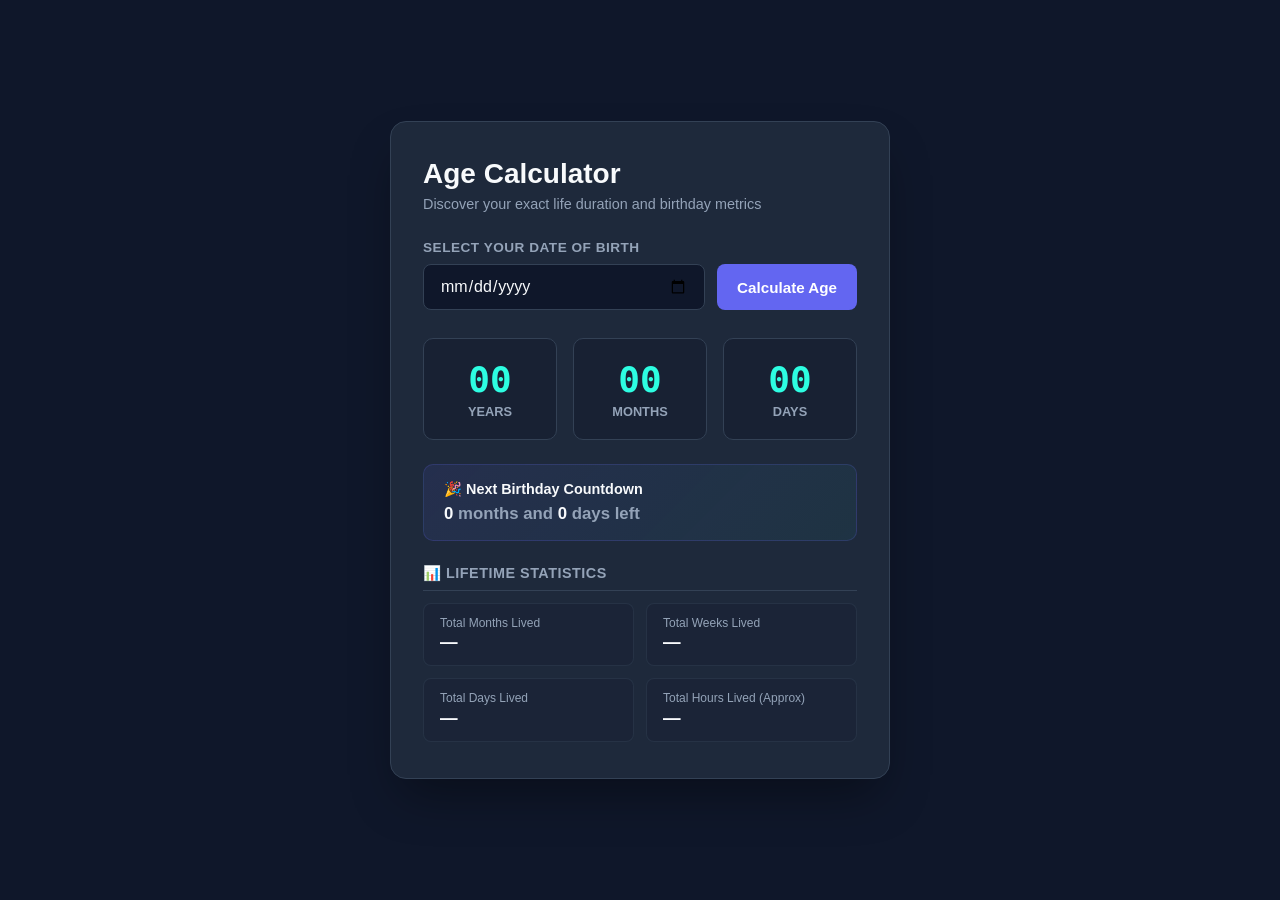
<file: Projects/Age Calculator/index.html>
<!DOCTYPE html>
<html lang="en">
<head>
    <meta charset="UTF-8">
    <meta name="viewport" content="width=device-width, initial-scale=1.0">
    <title>Precision Age Calculator</title>
    <link rel="stylesheet" href="style.css">
</head>
<body>
    <div class="calculator-card">
        <header class="card-header">
            <h2>Age Calculator</h2>
            <p>Discover your exact life duration and birthday metrics</p>
        </header>

        <div class="input-block">
            <label for="birth-date">Select Your Date of Birth</label>
            <div class="input-row">
                <input type="date" id="birth-date" max="">
                <button id="calculate-btn">Calculate Age</button>
            </div>
            <p id="error-message" class="error-msg" hidden>Please select a valid date in the past.</p>
        </div>

        <div class="results-dashboard" id="results-panel" hidden>
            <div class="primary-metrics">
                <div class="metric-box">
                    <span id="res-years" class="metric-value">00</span>
                    <span class="metric-label">Years</span>
                </div>
                <div class="metric-box">
                    <span id="res-months" class="metric-value">00</span>
                    <span class="metric-label">Months</span>
                </div>
                <div class="metric-box">
                    <span id="res-days" class="metric-value">00</span>
                    <span class="metric-label">Days</span>
                </div>
            </div>

            <div class="birthday-countdown-banner">
                <h3>🎉 Next Birthday Countdown</h3>
                <div class="countdown-digits">
                    <span id="next-months">0</span> months and <span id="next-days">0</span> days left
                </div>
            </div>

            <div class="lifetime-stats">
                <h3>📊 Lifetime Statistics</h3>
                <div class="stats-grid">
                    <div class="stat-item">
                        <span class="stat-label">Total Months Lived</span>
                        <span id="stat-months" class="stat-value">—</span>
                    </div>
                    <div class="stat-item">
                        <span class="stat-label">Total Weeks Lived</span>
                        <span id="stat-weeks" class="stat-value">—</span>
                    </div>
                    <div class="stat-item">
                        <span class="stat-label">Total Days Lived</span>
                        <span id="stat-days" class="stat-value">—</span>
                    </div>
                    <div class="stat-item">
                        <span class="stat-label">Total Hours Lived (Approx)</span>
                        <span id="stat-hours" class="stat-value">—</span>
                    </div>
                </div>
            </div>
        </div>
    </div>

    <script src="script.js"></script>
</body>
</html>
</file>
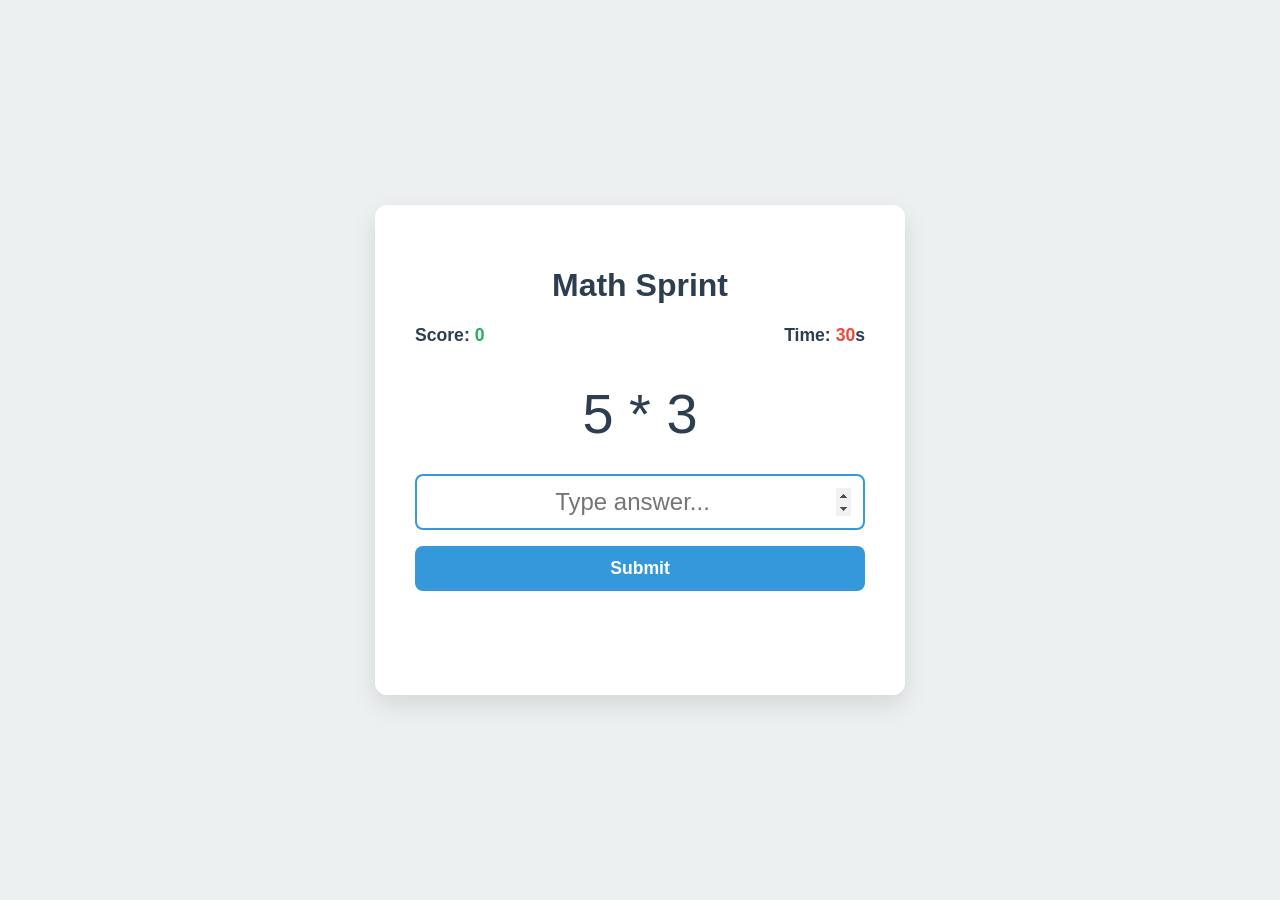
<file: Projects/Calculate Me/index.html>
<!DOCTYPE html>
<html lang="en">
<head>
    <meta charset="UTF-8">
    <meta name="viewport" content="width=device-width, initial-scale=1.0">
    <title>Math Sprint Game</title>
    <link rel="stylesheet" href="style.css">
</head>
<body>
    <div class="game-card">
        <h1>Math Sprint</h1>
        <div class="stats-container">
            <div>Score: <span id="score">0</span></div>
            <div>Time: <span id="timer">30</span>s</div>
        </div>
        
        <div id="game-area">
            <div class="question-box" id="question">? + ?</div>
            <input type="number" id="answer-input" placeholder="Type answer..." autofocus>
            <button class="btn btn-submit" id="submit-btn">Submit</button>
        </div>

        <div id="feedback"></div>
        <button class="btn btn-restart" id="restart-btn">Play Again</button>
    </div>
<script src="script.js"></script>
</body>
</html>
</file>
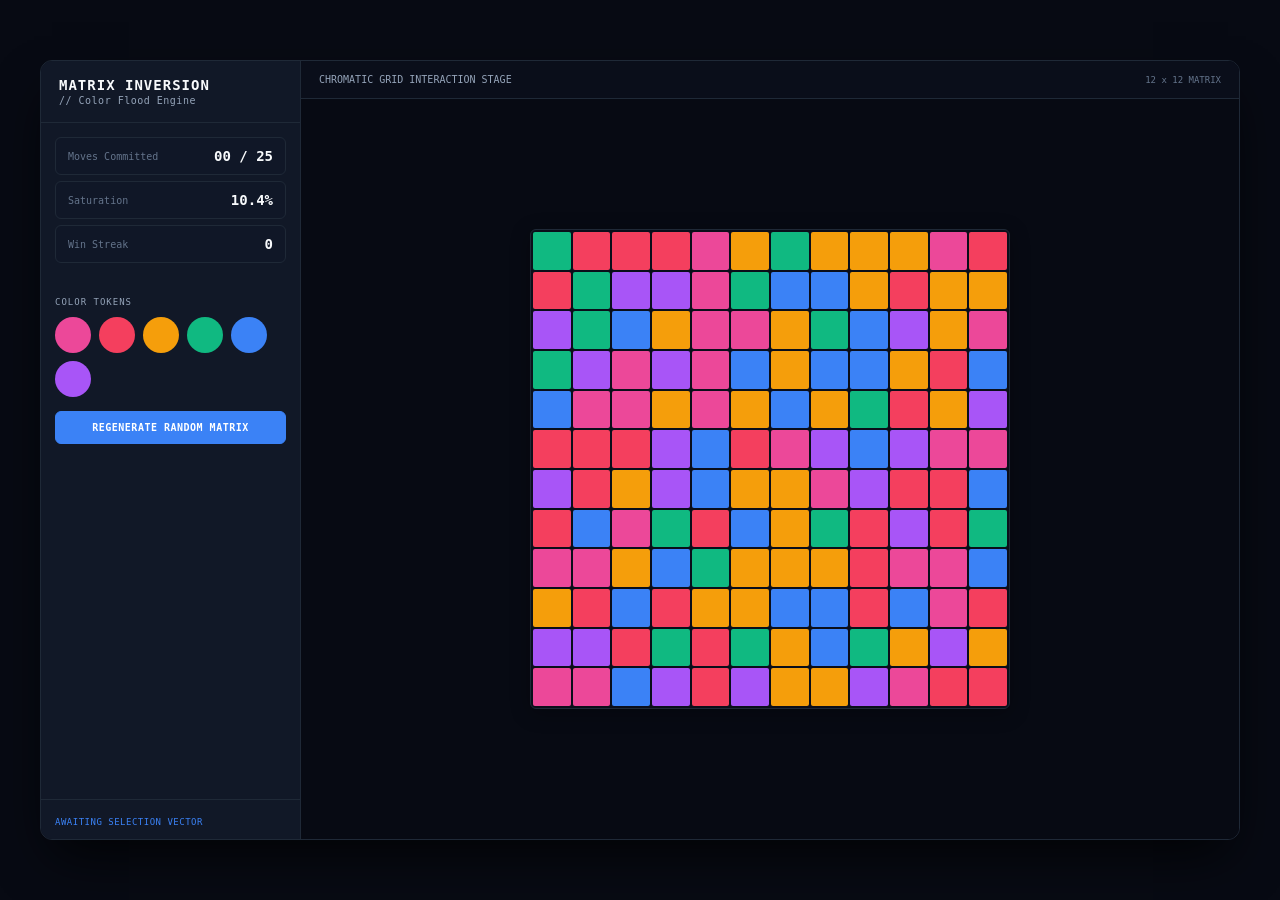
<file: Projects/Color Flood Puzzle/index.html>
<!DOCTYPE html>
<html lang="en">
<head>
<meta charset="UTF-8">
<meta name="viewport" content="width=device-width, initial-scale=1.0">
<title>Color Flood Puzzle</title>
<link rel="stylesheet" href="style.css">
</head>
<body>
<div id="app">
  <aside class="panel left-panel">
    <div class="panel-header">
      <div class="brand">MATRIX INVERSION</div>
      <div class="brand-sub">// Color Flood Engine</div>
    </div>

    <div class="telemetry-deck">
      <div class="telem-card">
        <span class="telem-label">Moves Committed</span>
        <span id="telem-moves" class="telem-value">00 / 25</span>
      </div>
      <div class="telem-card">
        <span class="telem-label">Saturation</span>
        <span id="telem-saturation" class="telem-value">0.7%</span>
      </div>
      <div class="telem-card">
        <span class="telem-label">Win Streak</span>
        <span id="telem-streak" class="telem-value">0</span>
      </div>
    </div>

    <div class="color-picker-section">
      <div class="section-title">COLOR TOKENS</div>
      <div class="color-token-strip" id="color-tokens"></div>
    </div>

    <div class="action-buttons">
      <button id="btn-reset" class="action-btn primary">REGENERATE RANDOM MATRIX</button>
    </div>

    <div class="diagnostics-bar">
      <span id="diag-status" class="diag-status">AWAITING SELECTION VECTOR</span>
    </div>
  </aside>

  <main class="viewport">
    <header class="viewport-header">
      <span class="sim-source">CHROMATIC GRID INTERACTION STAGE</span>
      <span class="grid-size">12 x 12 MATRIX</span>
    </header>
    <div class="grid-stage" id="grid-stage">
      <div class="grid-container" id="grid-matrix"></div>
    </div>
  </main>
</div>
<script src="script.js"></script>
</body>
</html>
</file>
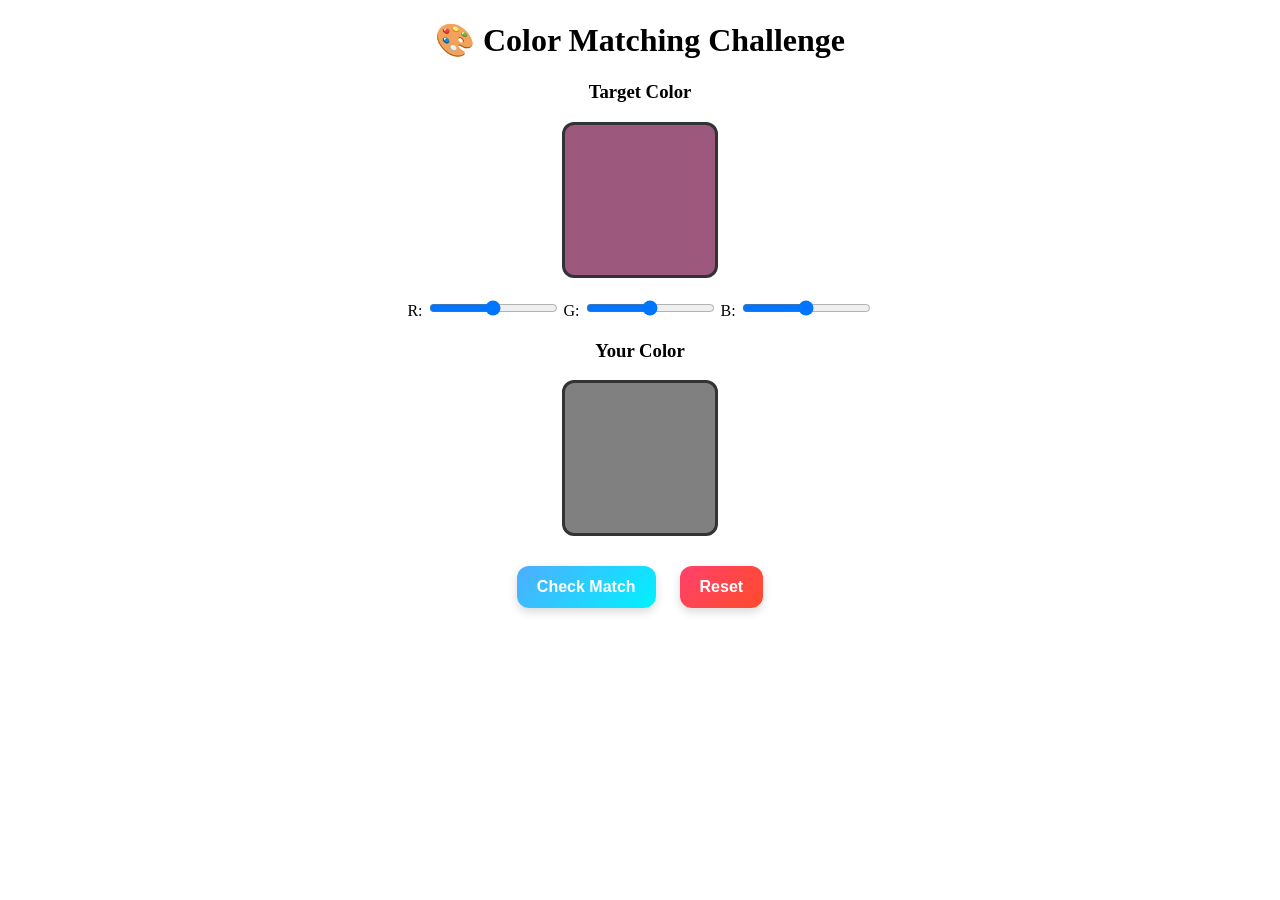
<file: Projects/Color Matching Challenge/index.html>
<!DOCTYPE html>
<html>
<head>
  <title>Color Matching Challenge</title>
  <link rel="stylesheet" href="style.css">
</head>

<body>
  <div class="container">
    
    <h1>🎨 Color Matching Challenge</h1>

    <div class="target-box">
      <h3>Target Color</h3>
      <div id="targetColor"></div>
    </div>

    <div class="controls">
      <label>R: <input type="range" id="r" min="0" max="255"></label>
      <label>G: <input type="range" id="g" min="0" max="255"></label>
      <label>B: <input type="range" id="b" min="0" max="255"></label>
    </div>

    <div class="user-box">
      <h3>Your Color</h3>
      <div id="userColor"></div>
    </div>

    <button class="check-btn" onclick="checkColor()">Check Match</button>
    <button class="reset-btn" onclick="resetGame()">Reset</button>

    <h2 id="score"></h2>

  </div>

  <script src="script.js"></script>
</body>
</html>
</file>
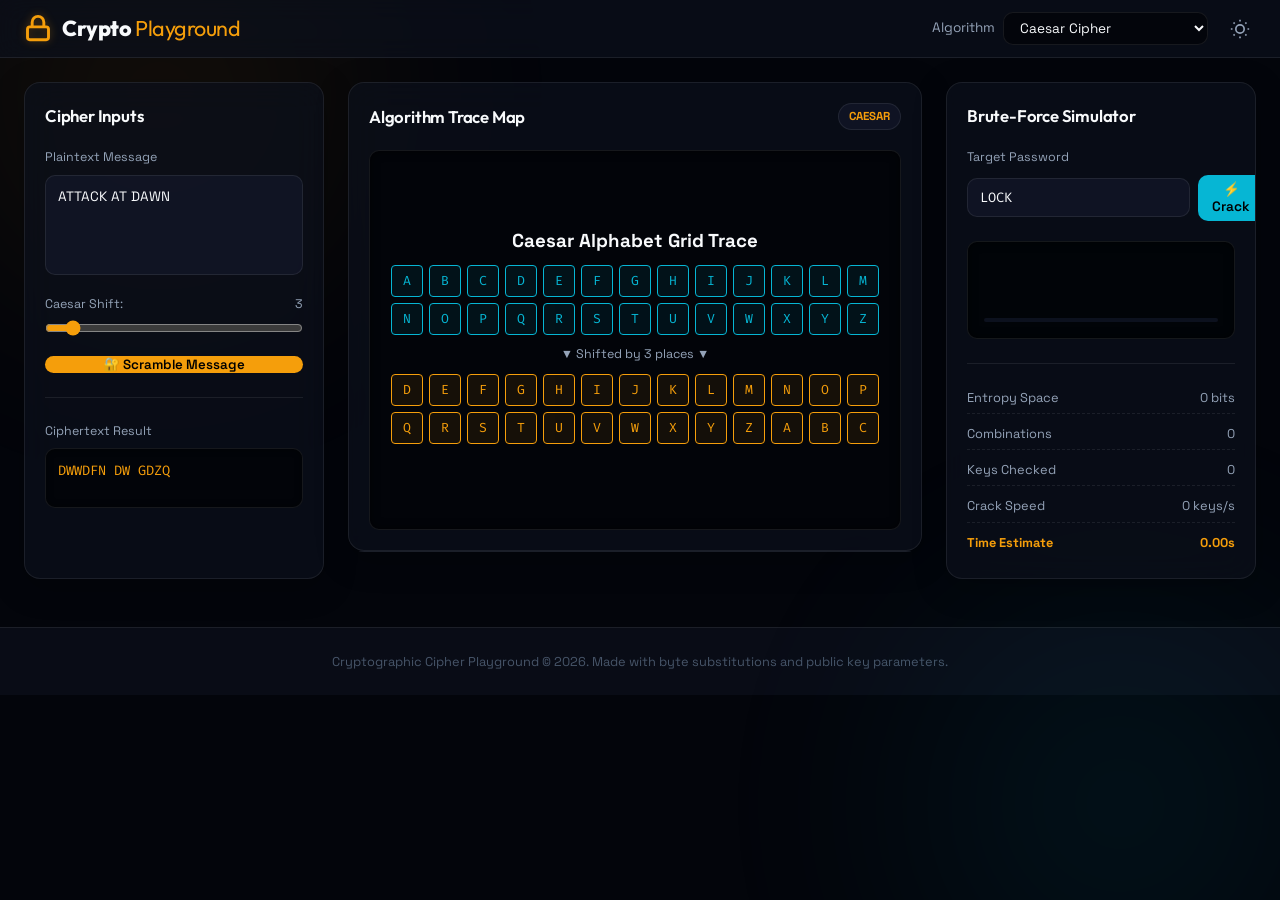
<file: Projects/CryptographicPlayground/index.html>
<!DOCTYPE html>
<html lang="en" data-theme="dark">
<head>
  <meta charset="UTF-8">
  <meta name="viewport" content="width=device-width, initial-scale=1.0">
  <title>Cryptographic Cipher Playground & Brute-Force Visualizer</title>
  <meta name="description" content="Explore cryptographic algorithms like Caesar, Vigenère, Diffie-Hellman, and Simple AES alongside real-time password brute-force cracking simulations.">
  
  <!-- Google Fonts -->
  <link rel="preconnect" href="https://fonts.googleapis.com">
  <link rel="preconnect" href="https://fonts.gstatic.com" crossorigin>
  <link href="https://fonts.googleapis.com/css2?family=Fira+Code:wght@400;500;600&family=Outfit:wght@300;400;500;600;700;800&family=Space+Grotesk:wght@400;500;600;700&display=swap" rel="stylesheet">
  
  <link rel="stylesheet" href="style.css">
</head>
<body>
  <!-- Ambient background glow spheres -->
  <div class="ambient-glow bg-amber"></div>
  <div class="ambient-glow bg-cyan"></div>

  <!-- Header -->
  <header class="app-header">
    <div class="header-container">
      <div class="logo">
        <svg class="logo-icon" viewBox="0 0 24 24" width="28" height="28" fill="none" stroke="currentColor" stroke-width="2.5">
          <rect x="3" y="11" width="18" height="11" rx="2" ry="2"/>
          <path d="M7 11V7a5 5 0 0 1 10 0v4"/>
        </svg>
        <h1>Crypto<span>Playground</span></h1>
      </div>

      <div class="header-actions">
        <!-- Preset Algorithm Loaders -->
        <div class="preset-wrapper">
          <label for="select-algo">Algorithm</label>
          <select id="select-algo" class="select-input-sm">
            <option value="caesar" selected>Caesar Cipher</option>
            <option value="vigenere">Vigenère Cipher</option>
            <option value="diffie">Diffie-Hellman Exchange</option>
            <option value="aes">Simple AES Matrix</option>
          </select>
        </div>

        <!-- Theme Toggle -->
        <button class="theme-toggle-btn" id="theme-toggle" aria-label="Toggle theme">
          <svg class="sun-icon" viewBox="0 0 24 24" width="20" height="20" fill="none" stroke="currentColor" stroke-width="2">
            <circle cx="12" cy="12" r="5"/><path d="M12 1v2M12 21v2M4.22 4.22l1.42 1.42M18.36 18.36l1.42 1.42M1 12h2M21 12h2M4.22 19.78l1.42-1.42M18.36 5.64l1.42-1.42"/>
          </svg>
          <svg class="moon-icon hidden" viewBox="0 0 24 24" width="20" height="20" fill="none" stroke="currentColor" stroke-width="2">
            <path d="M21 12.79A9 9 0 1 1 11.21 3 7 7 0 0 0 21 12.79z"/>
          </svg>
        </button>
      </div>
    </div>
  </header>

  <!-- Workspace Grid Layout -->
  <main class="main-container">
    <div class="workspace-layout">

      <!-- Left Column: Encryption Inputs -->
      <section class="card input-card">
        <div class="card-inner">
          <h2>Cipher Inputs</h2>
          
          <div class="input-group">
            <label for="input-plaintext">Plaintext Message</label>
            <textarea id="input-plaintext" placeholder="Type secret text here...">ATTACK AT DAWN</textarea>
          </div>

          <!-- Caesar offset configs -->
          <div class="algo-config" id="config-caesar">
            <div class="slider-wrapper">
              <label for="slider-shift">Caesar Shift: <span id="val-shift">3</span></label>
              <input type="range" id="slider-shift" min="1" max="25" value="3">
            </div>
          </div>

          <!-- Vigenere offset configs -->
          <div class="algo-config hidden" id="config-vigenere">
            <div class="input-group">
              <label for="input-key-vigenere">Key Phrase</label>
              <input type="text" id="input-key-vigenere" class="text-input" value="LEMON" maxlength="15">
            </div>
          </div>

          <!-- Diffie-Hellman private numbers -->
          <div class="algo-config hidden" id="config-diffie">
            <div class="input-group">
              <label for="input-dh-alice">Alice Private Key ($a$)</label>
              <input type="number" id="input-dh-alice" class="text-input" value="6" min="1">
            </div>
            <div class="input-group">
              <label for="input-dh-bob">Bob Private Key ($b$)</label>
              <input type="number" id="input-dh-bob" class="text-input" value="15" min="1">
            </div>
          </div>

          <!-- AES key configuration -->
          <div class="algo-config hidden" id="config-aes">
            <div class="input-group">
              <label for="input-key-aes">16-Byte Hex Key</label>
              <input type="text" id="input-key-aes" class="text-input" value="2b7e151628aed2a6" maxlength="16">
            </div>
          </div>

          <button class="btn btn-primary w-full" id="btn-encrypt">🔐 Scramble Message</button>

          <hr class="divider">

          <div class="input-group">
            <label for="output-ciphertext">Ciphertext Result</label>
            <pre class="console-box" id="output-ciphertext">-</pre>
          </div>
        </div>
      </section>

      <!-- Center Column: Calculations visual step trace -->
      <section class="visualizer-section">
        <div class="card visualizer-card">
          <div class="card-inner">
            <div class="card-header justify-between">
              <h2>Algorithm Trace Map</h2>
              <span class="badge" id="trace-badge">Caesar</span>
            </div>

            <div class="trace-viewport" id="trace-viewport">
              <!-- Render details dynamically -->
            </div>
          </div>
        </div>
      </section>

      <!-- Right Column: Password Cracker simulation -->
      <section class="cracker-section">
        <div class="card cracker-card">
          <div class="card-inner">
            <h2>Brute-Force Simulator</h2>
            
            <div class="input-group">
              <label for="input-crack-pass">Target Password</label>
              <div class="flex-row gap-8">
                <input type="text" id="input-crack-pass" class="text-input" value="LOCK" maxlength="10">
                <button class="btn btn-accent btn-sm" id="btn-crack-start">⚡ Crack</button>
              </div>
            </div>

            <!-- The Matrix rolling characters box -->
            <div class="rolling-board">
              <div class="rolling-characters" id="rolling-board-grid">
                <!-- guess frames -->
              </div>
              <div class="brute-progress-bar">
                <div class="brute-progress-fill" id="brute-progress-fill"></div>
              </div>
            </div>

            <hr class="divider">

            <div class="analytics-metrics">
              <div class="metric-row">
                <span>Entropy Space</span>
                <span id="metric-entropy">0 bits</span>
              </div>
              <div class="metric-row">
                <span>Combinations</span>
                <span id="metric-combinations">0</span>
              </div>
              <div class="metric-row">
                <span>Keys Checked</span>
                <span id="metric-checked">0</span>
              </div>
              <div class="metric-row">
                <span>Crack Speed</span>
                <span id="metric-speed">0 keys/s</span>
              </div>
              <div class="metric-row highlight-row">
                <span>Time Estimate</span>
                <span id="metric-time">0.00s</span>
              </div>
            </div>
          </div>
        </div>
      </section>

    </div>
  </main>

  <footer class="app-footer">
    <p>Cryptographic Cipher Playground &copy; 2026. Made with byte substitutions and public key parameters.</p>
  </footer>

  <script src="script.js"></script>
</body>
</html>
</file>
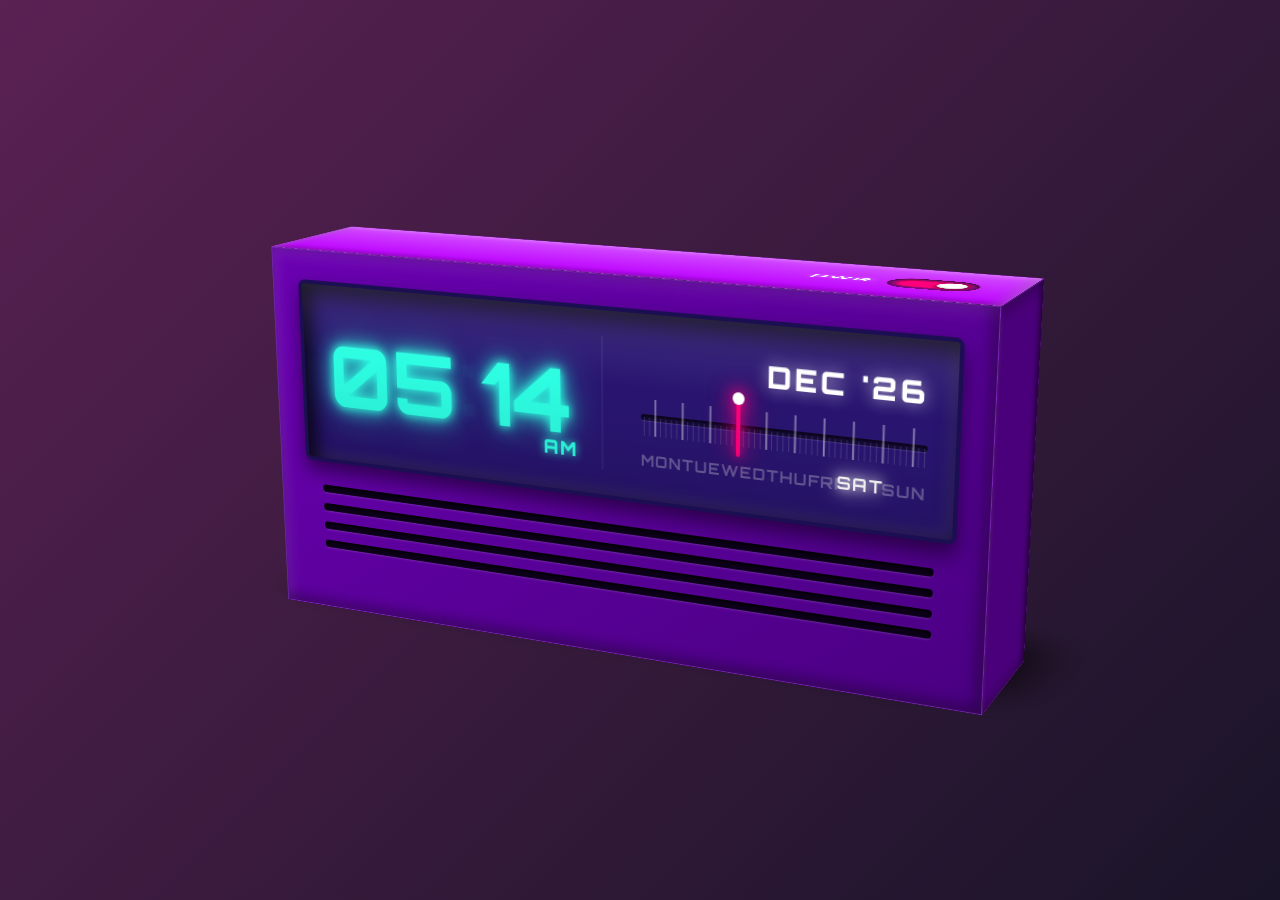
<file: Projects/Digital Clock/index.html>
<!DOCTYPE html>
<html lang="en">
<head>
  <meta charset="UTF-8">
  <meta name="viewport" content="width=device-width, initial-scale=1.0">
  <title>Retro Radio Digital Alarm Clock</title>
  <link rel="preconnect" href="https://fonts.googleapis.com">
  <link rel="preconnect" href="https://fonts.gstatic.com" crossorigin>
  <link href="https://fonts.googleapis.com/css2?family=Orbitron:wght@500;700;900&display=swap" rel="stylesheet">
  <link rel="stylesheet" href="style.css">
</head>
<body>
  <div class="radio-chassis-container">
    <div class="radio-chassis">
      <!-- 3D Faces -->
      <div class="face chassis-back"></div>
      <div class="face chassis-bottom"></div>
      <div class="face chassis-left"></div>
      <div class="face chassis-right"></div>
      
      <!-- Top Face -->
      <div class="face chassis-top">
        <div class="toggle-container">
          <div class="toggle-label">PWR</div>
          <div class="toggle-switch-wrapper">
            <div class="toggle-switch" id="power-toggle">
              <div class="toggle-knob"></div>
            </div>
          </div>
        </div>
      </div>
      
      <!-- Front Face -->
      <div class="face chassis-front">
        <div class="display-bezel">
          <!-- Digital Clock (Left) -->
          <div class="clock-panel" id="clock-panel">
            <div class="time-display">
              <span id="hours">12</span><span class="colon" id="colon">:</span><span id="minutes">00</span>
            </div>
            <div class="am-pm" id="ampm">AM</div>
          </div>
          
          <!-- Radio Tuner (Right) -->
          <div class="tuner-panel" id="tuner-panel">
            <div class="tuner-top">
              <span id="date-display">JUN '26</span>
            </div>
            <div class="tuner-middle">
              <div class="tuner-track">
                <div class="tuner-needle" id="needle"></div>
              </div>
            </div>
            <div class="tuner-bottom">
              <ul class="days-list" id="days-list">
                <li data-day="1">MON</li>
                <li data-day="2">TUE</li>
                <li data-day="3">WED</li>
                <li data-day="4">THU</li>
                <li data-day="5">FRI</li>
                <li data-day="6">SAT</li>
                <li data-day="0">SUN</li>
              </ul>
            </div>
          </div>
        </div>
        
        <!-- Speaker Grille -->
        <div class="speaker-grille">
          <div class="grille-line"></div>
          <div class="grille-line"></div>
          <div class="grille-line"></div>
          <div class="grille-line"></div>
        </div>
      </div>
    </div>
  </div>
  <script src="script.js"></script>
</body>
</html>
</file>
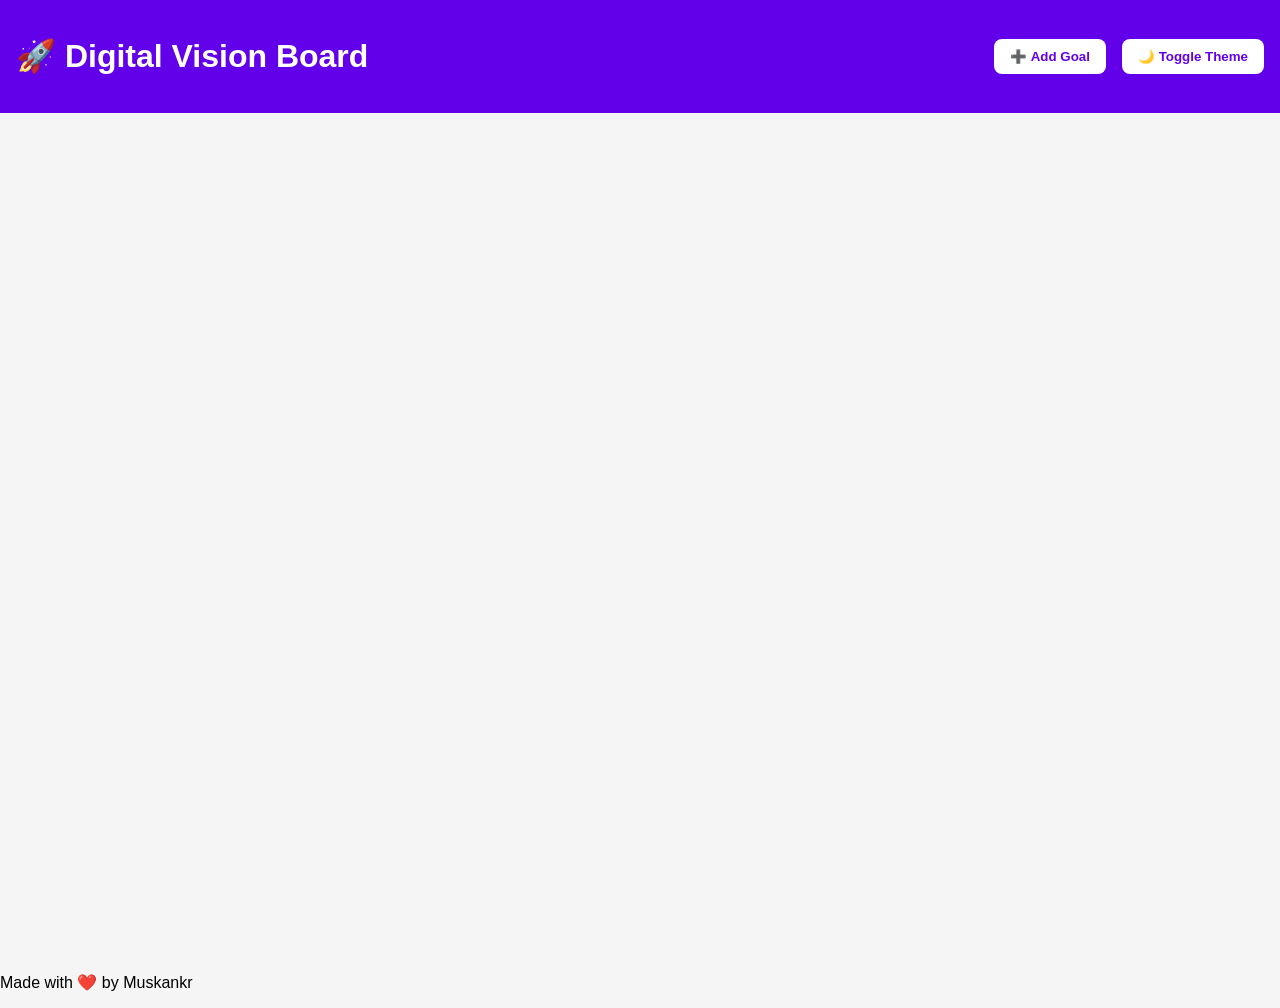
<file: Projects/Digital Vision Board/index.html>
<!DOCTYPE html>
<html lang="en">
<head>
  <meta charset="UTF-8">
  <title>🚀 Digital Vision Board</title>
  <link rel="stylesheet" href="style.css">
</head>
<body>
  <header>
    <h1>🚀 Digital Vision Board</h1>
    <div class="controls">
      <button id="addGoalBtn">➕ Add Goal</button>
      <button id="toggleTheme">🌙 Toggle Theme</button>
    </div>
  </header>

  <main id="board" class="board"></main>

  <footer>
    <p>Made with ❤️ by Muskankr</p>
  </footer>

  <script src="script.js"></script>
</body>
</html>
</file>
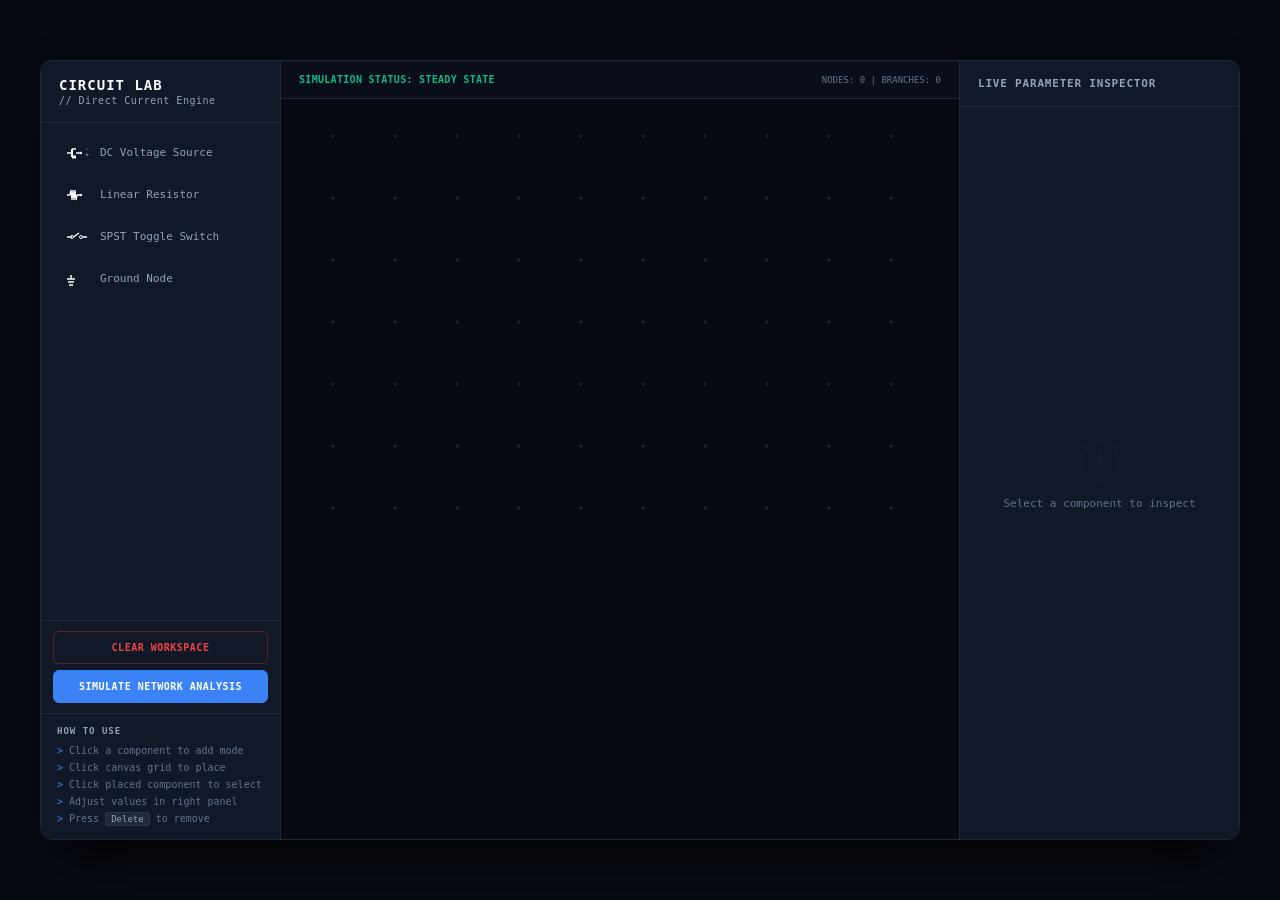
<file: Projects/Electric Circuit Simulator/index.html>
<!DOCTYPE html>
<html lang="en">
<head>
<meta charset="UTF-8">
<meta name="viewport" content="width=device-width, initial-scale=1.0">
<title>Electric Circuit Simulator</title>
<link rel="stylesheet" href="style.css">
</head>
<body>
<div id="app">
  <aside class="panel inventory">
    <div class="panel-header">
      <div class="brand">CIRCUIT LAB</div>
      <div class="brand-sub">// Direct Current Engine</div>
    </div>
    <div class="toolbox">
      <button class="comp-btn" data-type="battery">
        <span class="comp-icon">
          <svg width="22" height="14" viewBox="0 0 22 14"><line x1="0" y1="7" x2="5" y2="7" stroke="#f8fafc" stroke-width="1.5"/><line x1="5" y1="3" x2="5" y2="11" stroke="#f8fafc" stroke-width="2"/><line x1="5" y1="3" x2="9" y2="3" stroke="#f8fafc" stroke-width="1.5"/><line x1="5" y1="11" x2="9" y2="11" stroke="#f8fafc" stroke-width="3"/><line x1="9" y1="7" x2="14" y2="7" stroke="#f8fafc" stroke-width="1.5"/><circle cx="14" cy="7" r="1.2" fill="#f8fafc"/><text x="18" y="11" fill="#94a3b8" font-size="7" font-family="monospace">+</text><text x="18" y="5" fill="#94a3b8" font-size="7" font-family="monospace">-</text></svg>
        </span>
        <span class="comp-label">DC Voltage Source</span>
      </button>
      <button class="comp-btn" data-type="resistor">
        <span class="comp-icon">
          <svg width="22" height="14" viewBox="0 0 22 14"><line x1="0" y1="7" x2="3" y2="7" stroke="#f8fafc" stroke-width="1.5"/><polyline points="3,7 4,2 5,12 6,2 7,12 8,2 9,12 10,7" fill="none" stroke="#f8fafc" stroke-width="1.3"/><line x1="10" y1="7" x2="14" y2="7" stroke="#f8fafc" stroke-width="1.5"/><circle cx="14" cy="7" r="1.2" fill="#f8fafc"/></svg>
        </span>
        <span class="comp-label">Linear Resistor</span>
      </button>
      <button class="comp-btn" data-type="switch">
        <span class="comp-icon">
          <svg width="22" height="14" viewBox="0 0 22 14"><line x1="0" y1="7" x2="5" y2="7" stroke="#f8fafc" stroke-width="1.5"/><circle cx="5" cy="7" r="1.5" fill="none" stroke="#f8fafc" stroke-width="1"/><line x1="6.5" y1="7" x2="12" y2="3" stroke="#f8fafc" stroke-width="1.5"/><circle cx="14" cy="7" r="1.5" fill="none" stroke="#f8fafc" stroke-width="1"/><line x1="15.5" y1="7" x2="20" y2="7" stroke="#f8fafc" stroke-width="1.5"/></svg>
        </span>
        <span class="comp-label">SPST Toggle Switch</span>
      </button>
      <button class="comp-btn" data-type="ground">
        <span class="comp-icon">
          <svg width="22" height="14" viewBox="0 0 22 14"><line x1="4" y1="3" x2="4" y2="7" stroke="#f8fafc" stroke-width="1.5"/><line x1="0" y1="7" x2="8" y2="7" stroke="#f8fafc" stroke-width="1.5"/><line x1="1" y1="10" x2="7" y2="10" stroke="#f8fafc" stroke-width="1.5"/><line x1="2" y1="13" x2="6" y2="13" stroke="#f8fafc" stroke-width="1.5"/></svg>
        </span>
        <span class="comp-label">Ground Node</span>
      </button>
    </div>
    <div class="action-buttons">
      <button id="btn-clear" class="action-btn danger">CLEAR WORKSPACE</button>
      <button id="btn-simulate" class="action-btn primary">SIMULATE NETWORK ANALYSIS</button>
    </div>
    <div class="hint-box">
      <div class="hint-title">HOW TO USE</div>
      <ul>
        <li>Click a component to add mode</li>
        <li>Click canvas grid to place</li>
        <li>Click placed component to select</li>
        <li>Adjust values in right panel</li>
        <li>Press <kbd>Delete</kbd> to remove</li>
      </ul>
    </div>
  </aside>

  <main class="canvas-stage">
    <header class="canvas-header">
      <span id="sim-status" class="status-steady">SIMULATION STATUS: STEADY STATE</span>
      <span id="node-count" class="status-meta">NODES: 0 | BRANCHES: 0</span>
    </header>
    <div class="canvas-wrapper">
      <canvas id="simulation-canvas"></canvas>
      <div id="placement-hint" class="placement-hint hidden">
        <span id="hint-text">Click grid to place component</span>
      </div>
    </div>
  </main>

  <aside class="panel inspector" id="inspector-panel">
    <div class="panel-header">
      <div class="inspector-title">LIVE PARAMETER INSPECTOR</div>
    </div>
    <div id="inspector-empty" class="inspector-empty">
      <svg width="48" height="48" viewBox="0 0 48 48" fill="none"><circle cx="24" cy="24" r="20" stroke="#1f2937" stroke-width="2"/><line x1="24" y1="14" x2="24" y2="28" stroke="#1f2937" stroke-width="2"/><line x1="18" y1="22" x2="30" y2="22" stroke="#1f2937" stroke-width="2"/></svg>
      <span>Select a component to inspect</span>
    </div>
    <div id="inspector-content" class="inspector-content hidden">
      <div class="prop-group">
        <div class="prop-label">Component Type</div>
        <div id="prop-type" class="prop-value">—</div>
      </div>
      <div class="prop-group">
        <div class="prop-label">Component ID</div>
        <div id="prop-id" class="prop-value mono">—</div>
      </div>
      <div id="param-controls" class="param-controls"></div>
      <div class="telemetry-section">
        <div class="telemetry-title">LIVE TELEMETRY</div>
        <div class="telemetry-grid">
          <div class="tele-item">
            <span class="tele-label">Node Voltage (V)</span>
            <span id="tele-voltage" class="tele-value">0.000 V</span>
          </div>
          <div class="tele-item">
            <span class="tele-label">Branch Current (I)</span>
            <span id="tele-current" class="tele-value">0.000 A</span>
          </div>
          <div class="tele-item">
            <span class="tele-label">Power Dissipation (P)</span>
            <span id="tele-power" class="tele-value">0.000 W</span>
          </div>
          <div class="tele-item">
            <span class="tele-label">Resistance (R)</span>
            <span id="tele-resistance" class="tele-value">—</span>
          </div>
        </div>
      </div>
      <button id="btn-remove-comp" class="action-btn danger small">REMOVE COMPONENT</button>
    </div>
  </aside>
</div>
<script src="script.js"></script>
</body>
</html>
</file>
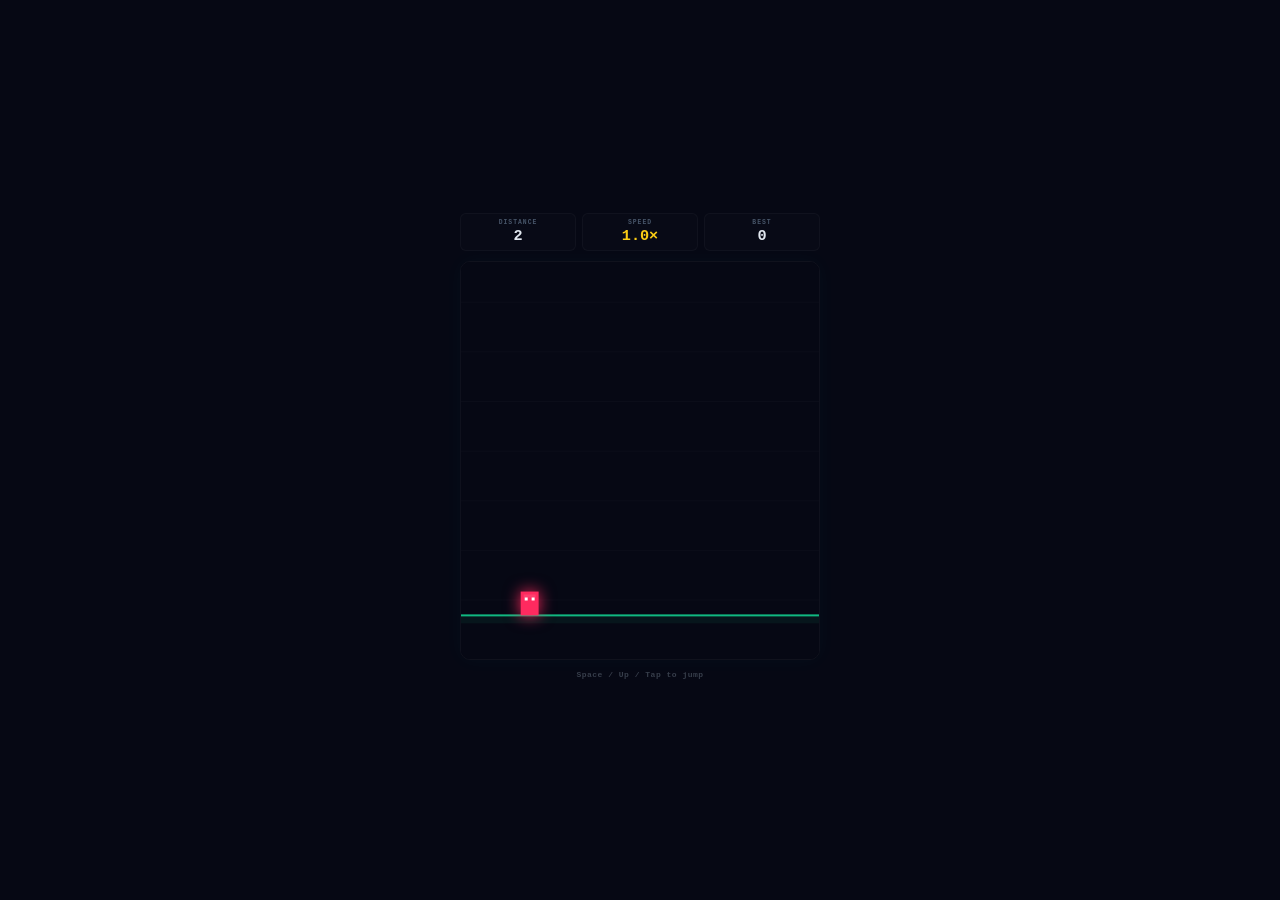
<file: Projects/Endless Runner/index.html>
<!DOCTYPE html>
<html lang="en">
<head>
  <meta charset="UTF-8">
  <meta name="viewport" content="width=device-width, initial-scale=1.0, user-scalable=no">
  <title>Endless Runner</title>
  <link rel="stylesheet" href="style.css">
</head>
<body>
  <div class="app">
    <header class="hud">
      <div class="hud-item">
        <span class="hud-lbl">Distance</span>
        <span class="hud-val" id="scoreVal">0</span>
      </div>
      <div class="hud-item">
        <span class="hud-lbl">Speed</span>
        <span class="hud-val accent" id="speedVal">1.0×</span>
      </div>
      <div class="hud-item">
        <span class="hud-lbl">Best</span>
        <span class="hud-val" id="bestVal">0</span>
      </div>
    </header>

    <div class="canvas-wrap">
      <canvas id="gameCanvas" width="360" height="400"></canvas>
    </div>

    <p class="hint">Space / Up / Tap to jump</p>

    <div class="overlay" id="overlay">
      <div class="modal">
        <h2 class="modal-title">Crash</h2>
        <div class="mo-stats">
          <div class="mo-row"><span>Distance</span><span id="moScore">0</span></div>
          <div class="mo-row"><span>Best Score</span><span id="moBest">0</span></div>
        </div>
        <button class="modal-btn" id="resetBtn">Run Again</button>
      </div>
    </div>
  </div>

  <script src="script.js"></script>
</body>
</html>
</file>
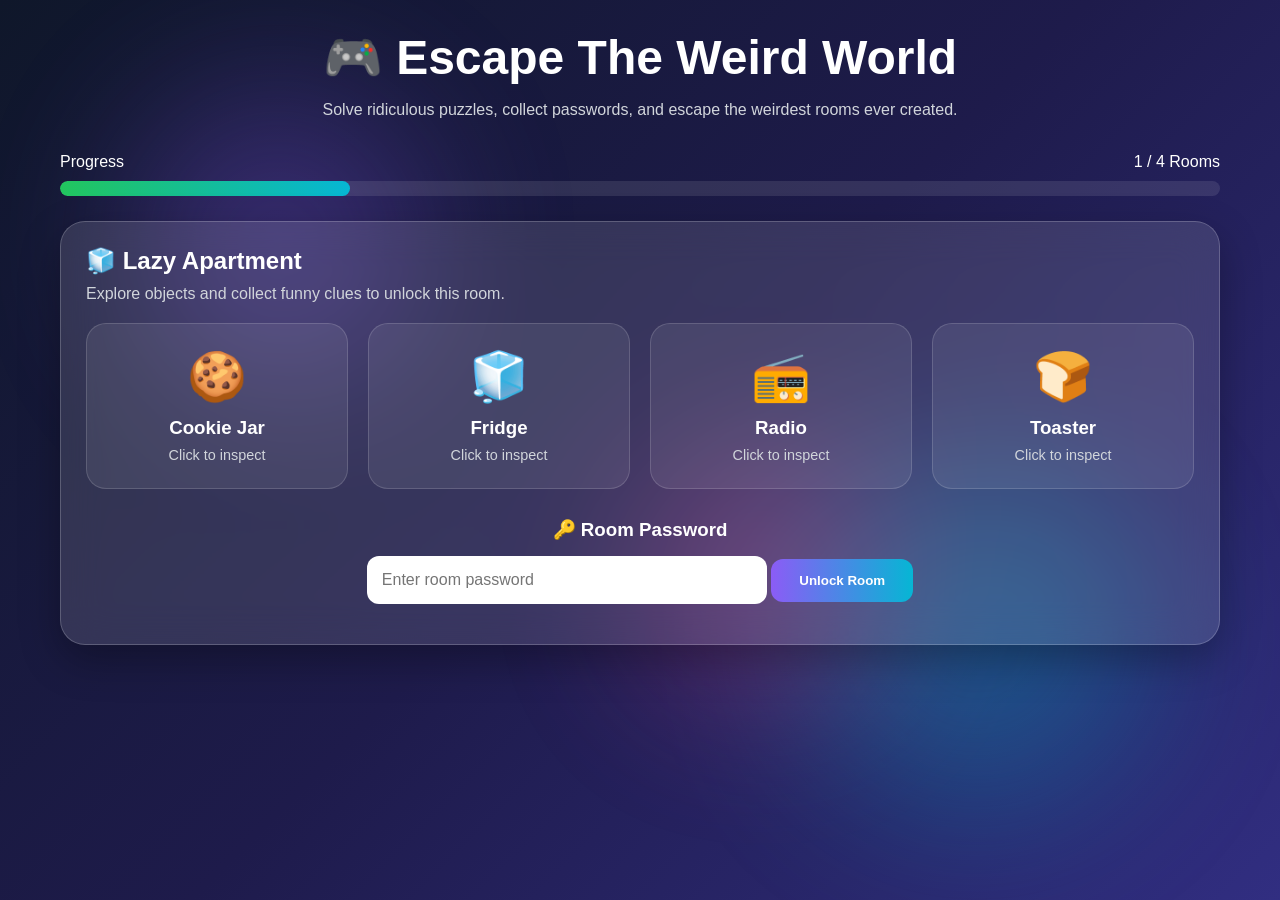
<file: Projects/Escape Room Mini Game/index.html>
<!DOCTYPE html>
<html lang="en">
<head>
    <meta charset="UTF-8">
    <meta name="viewport" content="width=device-width, initial-scale=1.0">
    <title>Escape The Weird World</title>
    <link rel="stylesheet" href="style.css">
</head>
<body>

<div class="background-blobs">
    <span></span>
    <span></span>
    <span></span>
</div>

<div class="container">

    <header>
        <h1>🎮 Escape The Weird World</h1>
        <p>
            Solve ridiculous puzzles, collect passwords,
            and escape the weirdest rooms ever created.
        </p>
    </header>

    <div class="progress-section">

        <div class="progress-info">
            <span>Progress</span>
            <span id="progressText">0 / 4 Rooms</span>
        </div>

        <div class="progress-bar">
            <div id="progressFill"></div>
        </div>

    </div>

    <div class="room-card">

        <h2 id="roomTitle">
            🧊 Level 1 - Lazy Apartment
        </h2>

        <p id="roomDescription">
            Your apartment is locked.
            Solve the strange object puzzles and discover the room password.
        </p>

        <div id="objectGrid" class="object-grid">

            <!-- Dynamic content from JS -->

        </div>

        <div class="password-box">

            <h3>🔑 Room Password</h3>

            <input
                type="text"
                id="passwordInput"
                placeholder="Enter room password"
            >

            <button id="unlockBtn">
                Unlock Room
            </button>

        </div>

    </div>

</div>

<!-- Modal -->

<div id="modal" class="modal">

    <div class="modal-content">

        <button class="close-btn" onclick="closeModal()">
            ✕
        </button>

        <h2 id="modalTitle"></h2>

        <div id="modalBody"></div>

    </div>

</div>

<!-- Success Screen -->

<div id="successScreen" class="success-screen">

    <div class="success-card">

        <h1>🏆 YOU ESCAPED!</h1>

        <p>
            Congratulations!
            You survived all the weird rooms.
        </p>

        <button onclick="location.reload()">
            Play Again
        </button>

    </div>

</div>

<script src="script.js"></script>

</body>
</html>
</file>
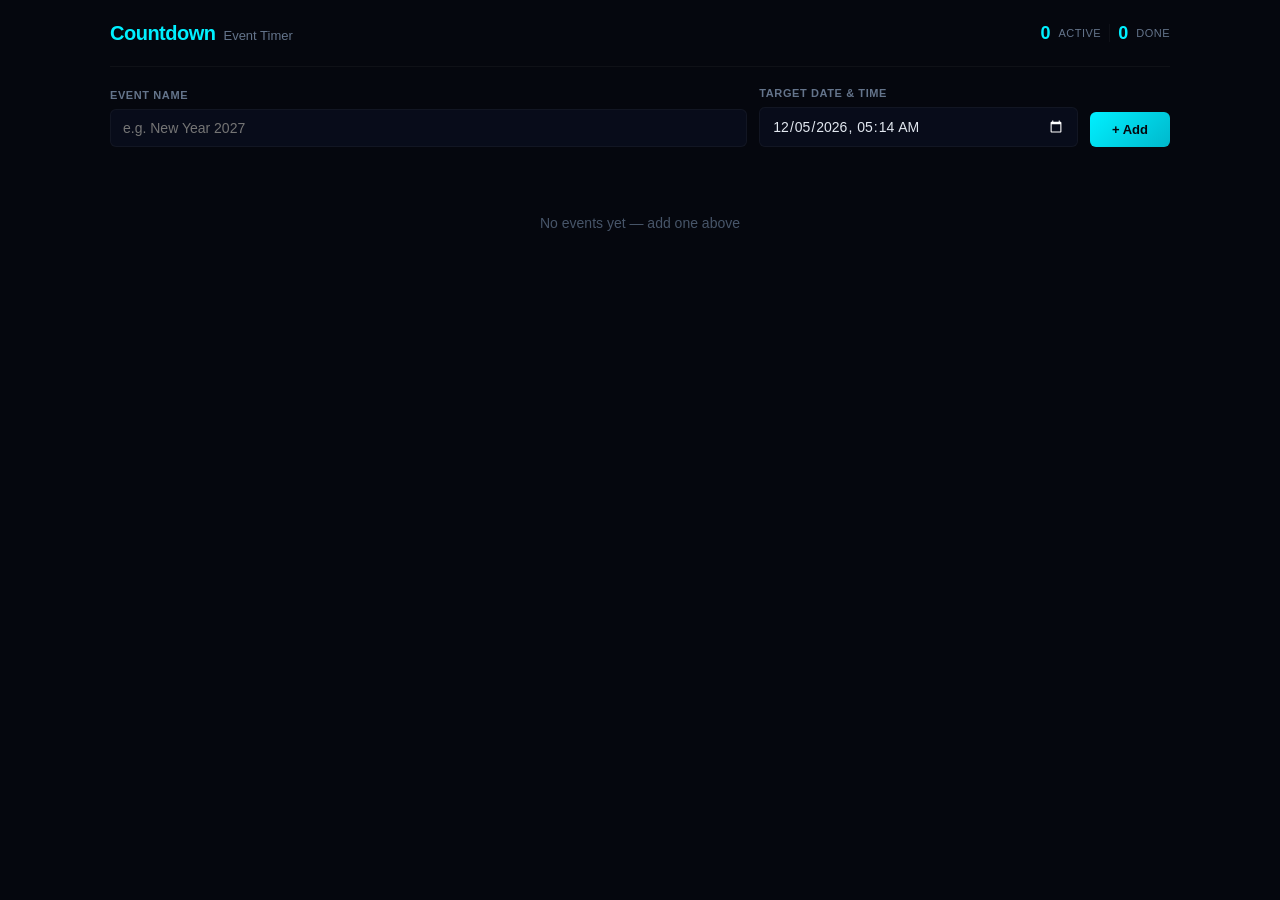
<file: Projects/Event Countdown Timer/index.html>
<!DOCTYPE html>
<html lang="en">
<head>
  <meta charset="UTF-8">
  <meta name="viewport" content="width=device-width, initial-scale=1.0">
  <title>Event Countdown Timer</title>
  <link rel="stylesheet" href="style.css">
</head>
<body>
  <div id="app">
    <header id="topbar">
      <div class="topbar-left">
        <span class="brand">Countdown</span>
        <span class="brand-sub">Event Timer</span>
      </div>
      <div class="topbar-right">
        <span class="stat" id="statActive">0</span>
        <span class="stat-label">active</span>
        <span class="stat-divider"></span>
        <span class="stat" id="statComplete">0</span>
        <span class="stat-label">done</span>
      </div>
    </header>

    <div id="entry-panel">
      <div class="entry-row">
        <div class="field flex-2">
          <label for="eventName">Event Name</label>
          <input type="text" id="eventName" placeholder="e.g. New Year 2027" maxlength="50" autocomplete="off">
        </div>
        <div class="field flex-1">
          <label for="eventDate">Target Date &amp; Time</label>
          <input type="datetime-local" id="eventDate">
        </div>
        <div class="field flex-0">
          <button id="addBtn" class="btn btn-primary">+ Add</button>
        </div>
      </div>
      <div id="formError" class="form-error"></div>
    </div>

    <div id="empty-state">
      <span>No events yet &mdash; add one above</span>
    </div>

    <div id="grid"></div>
  </div>

  <script src="script.js"></script>
</body>
</html>
</file>
<file: Projects/Age Calculator/style.css>
:root {
    --bg-workspace: #0f172a;      
    --card-bg: #1e293b;           
    --input-bg: #0f172a;           
    --text-primary: #f8fafc;       
    --text-muted: #94a3b8;         
    --accent-indigo: #6366f1;      
    --accent-hover: #4f46e5;       
    --neon-cyan: #2dfde2;         
    --border-color: #334155;      
    --error-red: #ef4444;         
}

* {
    box-sizing: border-box;
    margin: 0;
    padding: 0;
    font-family: -apple-system, BlinkMacSystemFont, 'Segoe UI', Roboto, sans-serif;
}

body {
    background-color: var(--bg-workspace);
    color: var(--text-primary);
    display: flex;
    justify-content: center;
    align-items: center;
    min-height: 100vh;
    padding: 1.5rem;
}

.calculator-card {
    background-color: var(--card-bg);
    border: 1px solid var(--border-color);
    width: 100%;
    max-width: 500px;
    border-radius: 16px;
    padding: 2.25rem 2rem;
    box-shadow: 0 25px 50px -12px rgba(0, 0, 0, 0.4);
    display: flex;
    flex-direction: column;
    gap: 1.75rem;
}

.card-header h2 {
    font-size: 1.75rem;
    font-weight: 700;
    margin-bottom: 0.35rem;
}

.card-header p {
    color: var(--text-muted);
    font-size: 0.9rem;
}

/* Input Row Formatting */
.input-block {
    display: flex;
    flex-direction: column;
    gap: 0.6rem;
}

.input-block label {
    font-size: 0.85rem;
    font-weight: 600;
    color: var(--text-muted);
    text-transform: uppercase;
    letter-spacing: 0.5px;
}

.input-row {
    display: flex;
    gap: 0.75rem;
}

input[type="date"] {
    flex: 1;
    background-color: var(--input-bg);
    border: 1px solid var(--border-color);
    color: var(--text-primary);
    padding: 0.75rem 1rem;
    border-radius: 8px;
    font-size: 1rem;
    outline: none;
    transition: border-color 0.2s;
}

input[type="date"]:focus {
    border-color: var(--accent-indigo);
}

button {
    background-color: var(--accent-indigo);
    color: white;
    border: none;
    padding: 0.75rem 1.25rem;
    font-size: 0.95rem;
    font-weight: 600;
    border-radius: 8px;
    cursor: pointer;
    transition: background-color 0.2s;
    white-space: nowrap;
}

button:hover {
    background-color: var(--accent-hover);
}

.error-msg {
    color: var(--error-red);
    font-size: 0.85rem;
    font-weight: 500;
}

/* Primary Matrix Displays */
.results-dashboard {
    display: flex;
    flex-direction: column;
    gap: 1.5rem;
    animation: fadeIn 0.4s ease-out;
}

@keyframes fadeIn {
    from { opacity: 0; transform: translateY(10px); }
    to { opacity: 1; transform: translateY(0); }
}

.primary-metrics {
    display: grid;
    grid-template-columns: repeat(3, 1fr);
    gap: 1rem;
}

.metric-box {
    background-color: rgba(15, 23, 42, 0.4);
    border: 1px solid var(--border-color);
    padding: 1.25rem 0.5rem;
    border-radius: 10px;
    text-align: center;
    display: flex;
    flex-direction: column;
    gap: 0.25rem;
}

.metric-value {
    font-size: 2.25rem;
    font-weight: 700;
    color: var(--neon-cyan);
    font-family: ui-monospace, SFMono-Regular, Menlo, Monaco, monospace;
}

.metric-label {
    font-size: 0.8rem;
    font-weight: 600;
    color: var(--text-muted);
    text-transform: uppercase;
}

/* Next Birthday Banner section */
.birthday-countdown-banner {
    background: linear-gradient(135deg, rgba(99, 102, 241, 0.1), rgba(45, 253, 226, 0.05));
    border: 1px solid rgba(99, 102, 241, 0.2);
    padding: 1rem 1.25rem;
    border-radius: 10px;
}

.birthday-countdown-banner h3 {
    font-size: 0.9rem;
    color: var(--text-primary);
    margin-bottom: 0.35rem;
}

.countdown-digits {
    font-size: 1.05rem;
    font-weight: 600;
    color: var(--text-muted);
}

.countdown-digits span {
    color: var(--text-primary);
    font-weight: 700;
}

/* Secondary Detailed Grid System */
.lifetime-stats h3 {
    font-size: 0.9rem;
    color: var(--text-muted);
    text-transform: uppercase;
    letter-spacing: 0.5px;
    margin-bottom: 0.75rem;
    border-bottom: 1px solid var(--border-color);
    padding-bottom: 0.5rem;
}

.stats-grid {
    display: grid;
    grid-template-columns: repeat(2, 1fr);
    gap: 0.75rem;
}

.stat-item {
    display: flex;
    flex-direction: column;
    gap: 0.15rem;
    background-color: rgba(15, 23, 42, 0.2);
    padding: 0.75rem 1rem;
    border-radius: 8px;
    border: 1px solid rgba(51, 65, 85, 0.5);
}

.stat-label {
    font-size: 0.75rem;
    color: var(--text-muted);
}

.stat-value {
    font-size: 1.1rem;
    font-weight: 700;
    color: var(--text-primary);
}
</file>
<file: Projects/Calculate Me/style.css>
:root {
            --primary-color: #2c3e50;
            --accent-color: #3498db;
            --success-color: #27ae60;
            --error-color: #e74c3c;
            --bg-color: #ecf0f1;
            --card-bg: #ffffff;
        }

        body {
            font-family: 'Segoe UI', Tahoma, Geneva, Verdana, sans-serif;
            display: flex;
            justify-content: center;
            align-items: center;
            min-height: 100vh;
            margin: 0;
            background-color: var(--bg-color);
            color: var(--primary-color);
        }

        .game-card {
            background: var(--card-bg);
            padding: 2.5rem;
            border-radius: 12px;
            box-shadow: 0 10px 25px rgba(0,0,0,0.1);
            text-align: center;
            width: 90%;
            max-width: 450px;
        }

        .stats-container {
            display: flex;
            justify-content: space-between;
            margin-bottom: 2rem;
            font-weight: bold;
            font-size: 1.1rem;
        }

        #timer { color: var(--error-color); }
        #score { color: var(--success-color); }

        .question-box {
            font-size: 3.5rem;
            margin: 1.5rem 0;
            min-height: 4.5rem;
            display: flex;
            justify-content: center;
            align-items: center;
        }

        #answer-input {
            width: 100%;
            padding: 12px;
            font-size: 1.5rem;
            border: 2px solid #ddd;
            border-radius: 8px;
            text-align: center;
            margin-bottom: 1rem;
            outline: none;
            transition: border-color 0.3s;
            box-sizing: border-box;
        }

        #answer-input:focus {
            border-color: var(--accent-color);
        }

        .btn {
            width: 100%;
            padding: 12px;
            font-size: 1.1rem;
            font-weight: bold;
            border: none;
            border-radius: 8px;
            cursor: pointer;
            transition: background 0.2s;
        }

        .btn-submit {
            background-color: var(--accent-color);
            color: white;
            margin-bottom: 0.5rem;
        }

        .btn-submit:hover { background-color: #2980b9; }

        .btn-restart {
            background-color: var(--primary-color);
            color: white;
            display: none;
        }

        #feedback {
            height: 1.5rem;
            margin: 1rem 0;
            font-weight: 600;
        }

        .hidden { display: none; }
</file>
<file: Projects/Color Flood Puzzle/style.css>
*, *::before, *::after {
  margin: 0;
  padding: 0;
  box-sizing: border-box;
}

:root {
  --ease-out-expo: cubic-bezier(0.16, 1, 0.3, 1);
  --color-matrix-0: #ec4899;
  --color-matrix-1: #f43f5e;
  --color-matrix-2: #f59e0b;
  --color-matrix-3: #10b981;
  --color-matrix-4: #3b82f6;
  --color-matrix-5: #a855f7;
  --grid-glow: transparent;
}

body {
  background: #070a13;
  color: #f8fafc;
  font-family: ui-monospace, Consolas, monospace;
  height: 100vh;
  display: flex;
  align-items: center;
  justify-content: center;
  overflow: hidden;
  -webkit-font-smoothing: antialiased;
  -moz-osx-font-smoothing: grayscale;
}

#app {
  display: grid;
  grid-template-columns: 260px 1fr;
  width: 100%;
  max-width: 1200px;
  height: 780px;
  background: #070a13;
  border: 1px solid #1f2937;
  border-radius: 12px;
  overflow: hidden;
  box-shadow: 0 25px 50px -12px rgba(0,0,0,0.8), inset 0 1px 0 rgba(255,255,255,0.03);
}

/* ============ PANELS ============ */

.panel {
  background: #111827;
  display: flex;
  flex-direction: column;
  border-right: 1px solid #1f2937;
  overflow-y: auto;
}

.panel-header {
  padding: 16px 18px;
  border-bottom: 1px solid #1f2937;
  flex-shrink: 0;
}

.brand {
  font-size: 14px;
  font-weight: 700;
  letter-spacing: 1px;
  color: #f8fafc;
}

.brand-sub {
  font-size: 10px;
  color: #94a3b8;
  margin-top: 2px;
  letter-spacing: 0.5px;
}

/* ============ TELEMETRY ============ */

.telemetry-deck {
  padding: 14px;
  flex-shrink: 0;
}

.telem-card {
  display: flex;
  justify-content: space-between;
  align-items: center;
  padding: 10px 12px;
  background: rgba(15,23,42,0.4);
  border-radius: 6px;
  border: 1px solid #1f2937;
  margin-bottom: 6px;
}

.telem-label {
  font-size: 10px;
  color: #64748b;
}

.telem-value {
  font-size: 14px;
  color: #f8fafc;
  font-weight: 700;
}

/* ============ COLOR TOKENS ============ */

.color-picker-section {
  padding: 14px;
  flex-shrink: 0;
}

.section-title {
  font-size: 9px;
  color: #94a3b8;
  letter-spacing: 1px;
  margin-bottom: 10px;
}

.color-token-strip {
  display: flex;
  gap: 8px;
  flex-wrap: wrap;
}

.color-token-btn {
  width: 36px;
  height: 36px;
  border-radius: 50%;
  border: 2px solid transparent;
  cursor: pointer;
  transition: all 0.2s var(--ease-out-expo);
  position: relative;
  flex-shrink: 0;
}

.color-token-btn:hover {
  transform: scale(1.1) translateY(-2px);
}

.color-token-btn:focus-visible {
  outline: none;
}

.color-token-btn.active {
  border-color: #f8fafc;
  box-shadow: 0 0 12px rgba(255,255,255,0.15);
}

.color-token-btn[data-index="0"] { background: #ec4899; }
.color-token-btn[data-index="1"] { background: #f43f5e; }
.color-token-btn[data-index="2"] { background: #f59e0b; }
.color-token-btn[data-index="3"] { background: #10b981; }
.color-token-btn[data-index="4"] { background: #3b82f6; }
.color-token-btn[data-index="5"] { background: #a855f7; }

.color-token-btn[data-index="0"]:hover { box-shadow: 0 0 16px rgba(236,72,153,0.4); }
.color-token-btn[data-index="1"]:hover { box-shadow: 0 0 16px rgba(244,63,94,0.4); }
.color-token-btn[data-index="2"]:hover { box-shadow: 0 0 16px rgba(245,158,11,0.4); }
.color-token-btn[data-index="3"]:hover { box-shadow: 0 0 16px rgba(16,185,129,0.4); }
.color-token-btn[data-index="4"]:hover { box-shadow: 0 0 16px rgba(59,130,246,0.4); }
.color-token-btn[data-index="5"]:hover { box-shadow: 0 0 16px rgba(168,85,247,0.4); }

.color-token-btn.active[data-index="0"] { box-shadow: 0 0 16px rgba(236,72,153,0.5); }
.color-token-btn.active[data-index="1"] { box-shadow: 0 0 16px rgba(244,63,94,0.5); }
.color-token-btn.active[data-index="2"] { box-shadow: 0 0 16px rgba(245,158,11,0.5); }
.color-token-btn.active[data-index="3"] { box-shadow: 0 0 16px rgba(16,185,129,0.5); }
.color-token-btn.active[data-index="4"] { box-shadow: 0 0 16px rgba(59,130,246,0.5); }
.color-token-btn.active[data-index="5"] { box-shadow: 0 0 16px rgba(168,85,247,0.5); }

/* ============ ACTION BUTTONS ============ */

.action-buttons {
  padding: 0 14px 14px;
  flex-shrink: 0;
}

.action-btn {
  width: 100%;
  padding: 10px 16px;
  border-radius: 6px;
  border: 1px solid transparent;
  font-family: ui-monospace, Consolas, monospace;
  font-size: 10px;
  font-weight: 600;
  letter-spacing: 0.5px;
  cursor: pointer;
  transition: all 0.15s ease;
  text-transform: uppercase;
}

.action-btn:active {
  transform: scale(0.97);
}

.action-btn.primary {
  background: #3b82f6;
  color: #fff;
  border-color: #3b82f6;
}

.action-btn.primary:hover {
  background: #2563eb;
  box-shadow: 0 0 16px rgba(59,130,246,0.3);
}

/* ============ DIAGNOSTICS ============ */

.diagnostics-bar {
  padding: 10px 14px;
  border-top: 1px solid #1f2937;
  margin-top: auto;
  flex-shrink: 0;
}

.diag-status {
  font-size: 9px;
  color: #3b82f6;
  letter-spacing: 0.5px;
  font-weight: 500;
  transition: color 0.3s ease;
}

.diag-status.idle {
  color: #3b82f6;
}

.diag-status.processing {
  color: #f59e0b;
}

.diag-status.victory {
  color: #10b981;
}

.diag-status.failed {
  color: #ef4444;
}

/* ============ VIEWPORT ============ */

.viewport {
  display: flex;
  flex-direction: column;
  background: #070a13;
  overflow: hidden;
}

.viewport-header {
  display: flex;
  justify-content: space-between;
  align-items: center;
  padding: 10px 18px;
  border-bottom: 1px solid #1f2937;
  font-size: 10px;
  min-height: 38px;
  background: #0a0e1a;
  flex-shrink: 0;
}

.sim-source {
  color: #94a3b8;
  font-weight: 500;
}

.grid-size {
  color: #64748b;
  font-size: 9px;
}

/* ============ GRID STAGE ============ */

.grid-stage {
  flex: 1;
  display: flex;
  align-items: center;
  justify-content: center;
  position: relative;
  overflow: hidden;
  padding: 16px;
}

.grid-container {
  width: 480px;
  height: 480px;
  display: grid;
  grid-template-columns: repeat(12, 1fr);
  grid-template-rows: repeat(12, 1fr);
  gap: 2px;
  padding: 2px;
  background: #0a0e1a;
  border-radius: 6px;
  border: 1px solid #1f2937;
  box-shadow: 0 0 30px var(--grid-glow), 0 4px 20px rgba(0,0,0,0.3);
  transition: box-shadow 0.4s var(--ease-out-expo);
}

.grid-container.victory-glow {
  --grid-glow: rgba(16,185,129,0.25);
}

.grid-container.fail-pulse {
  --grid-glow: rgba(239,68,68,0.2);
}

.matrix-cell {
  border-radius: 2px;
  transition: background-color 0.25s cubic-bezier(0.4, 0, 0.2, 1);
  cursor: default;
}

.matrix-cell:hover {
  filter: brightness(1.15);
}

/* Grid cell color classes */
.matrix-cell.c0 { background-color: #ec4899; }
.matrix-cell.c1 { background-color: #f43f5e; }
.matrix-cell.c2 { background-color: #f59e0b; }
.matrix-cell.c3 { background-color: #10b981; }
.matrix-cell.c4 { background-color: #3b82f6; }
.matrix-cell.c5 { background-color: #a855f7; }

/* Unflooded zone overlay on game over */
.matrix-cell.unflooded {
  opacity: 0.3;
  filter: grayscale(0.8);
}

/* ============ SCROLLBAR ============ */

::-webkit-scrollbar {
  width: 4px;
}

::-webkit-scrollbar-track {
  background: transparent;
}

::-webkit-scrollbar-thumb {
  background: #1f2937;
  border-radius: 2px;
}

::-webkit-scrollbar-thumb:hover {
  background: #2d3748;
}
</file>
<file: Projects/Color Matching Challenge/style.css>
button {
  padding: 12px 20px;
  margin: 10px;
  font-size: 16px;
  font-weight: 600;
  border: none;
  border-radius: 12px;
  cursor: pointer;
  transition: all 0.25s ease;
}

/* CHECK BUTTON */
.check-btn {
  background: linear-gradient(135deg, #4facfe, #00f2fe);
  color: white;
  box-shadow: 0 4px 10px rgba(0,0,0,0.15);
}

.check-btn:hover {
  transform: scale(1.05);
  box-shadow: 0 6px 15px rgba(0, 242, 254, 0.4);
}

/* RESET BUTTON */
.reset-btn {
  background: linear-gradient(135deg, #ff416c, #ff4b2b);
  color: white;
  box-shadow: 0 4px 10px rgba(0,0,0,0.15);
}

.reset-btn:hover {
  transform: scale(1.05);
  box-shadow: 0 6px 15px rgba(255, 75, 43, 0.4);
}

button:active {
  transform: scale(0.95);
}
#targetColor, #userColor {
  width: 150px;
  height: 150px;
  border: 3px solid #333;
  margin: 10px auto;
  border-radius: 12px;
  display: block;
}
.container {
  text-align: center;
}

.target-box, .user-box {
  margin: 20px auto;
}
</file>
<file: Projects/CryptographicPlayground/style.css>
/* style.css - Premium Cryptographic Playground CSS */

:root {
  --font-display: 'Outfit', sans-serif;
  --font-code: 'Fira Code', monospace;
  --font-body: 'Space Grotesk', sans-serif;

  /* Accent Colors */
  --bg-app: #03050b;
  --bg-panel: rgba(12, 16, 28, 0.7);
  --bg-inner: rgba(22, 28, 48, 0.55);
  
  --border-color: rgba(255, 255, 255, 0.08);
  --border-hover: rgba(245, 158, 11, 0.45);

  --color-amber: #f59e0b;
  --color-amber-glow: rgba(245, 158, 11, 0.35);
  --color-cyan: #06b6d4;
  --color-cyan-glow: rgba(6, 182, 212, 0.35);
  --color-emerald: #10b981;
  --color-rose: #f43f5e;
  --color-purple: #8b5cf6;

  --text-main: #f8fafc;
  --text-sub: #94a3b8;
  --text-mute: #475569;

  --transition-smooth: all 0.2s cubic-bezier(0.4, 0, 0.2, 1);
  --border-radius-lg: 16px;
  --border-radius-md: 10px;
}

[data-theme="light"] {
  --bg-app: #f1f5f9;
  --bg-panel: rgba(255, 255, 255, 0.85);
  --bg-inner: #ffffff;
  
  --border-color: rgba(15, 23, 42, 0.08);
  --border-hover: rgba(217, 119, 6, 0.6);

  --color-amber: #d97706;
  --color-amber-glow: rgba(217, 119, 6, 0.15);
  --color-cyan: #0891b2;
  --color-cyan-glow: rgba(8, 145, 178, 0.15);
  --color-emerald: #047857;
  --color-rose: #be123c;
  --color-purple: #7c3aed;

  --text-main: #0f172a;
  --text-sub: #4b5563;
  --text-mute: #94a3b8;
}

* {
  box-sizing: border-box;
  margin: 0;
  padding: 0;
}

.hidden {
  display: none !important;
}

body {
  background-color: var(--bg-app);
  color: var(--text-main);
  font-family: var(--font-body);
  line-height: 1.5;
  transition: background-color 0.3s ease, color 0.3s ease;
  overflow-x: hidden;
  min-height: 100vh;
}

/* Ambient glow nodes */
.ambient-glow {
  position: fixed;
  border-radius: 50%;
  filter: blur(120px);
  pointer-events: none;
  z-index: 0;
  opacity: 0.12;
  width: 45vw;
  height: 45vw;
}
.bg-amber {
  background: radial-gradient(circle, var(--color-amber) 0%, transparent 70%);
  top: -15vw;
  left: -10vw;
}
.bg-cyan {
  background: radial-gradient(circle, var(--color-cyan) 0%, transparent 70%);
  bottom: -15vw;
  right: -10vw;
}

/* Header */
.app-header {
  position: sticky;
  top: 0;
  z-index: 100;
  background: var(--bg-panel);
  backdrop-filter: blur(12px);
  -webkit-backdrop-filter: blur(12px);
  border-bottom: 1px solid var(--border-color);
  padding: 12px 24px;
}
.header-container {
  max-width: 1400px;
  margin: 0 auto;
  display: flex;
  justify-content: space-between;
  align-items: center;
  flex-wrap: wrap;
  gap: 16px;
}
.logo {
  display: flex;
  align-items: center;
  gap: 10px;
  color: var(--color-amber);
}
.logo-icon {
  filter: drop-shadow(0 0 4px var(--color-amber-glow));
}
.logo h1 {
  font-family: var(--font-display);
  font-size: 1.35rem;
  font-weight: 800;
  letter-spacing: -0.5px;
  color: var(--text-main);
}
.logo h1 span {
  color: var(--color-amber);
  margin-left: 4px;
  font-weight: 400;
}

.header-actions {
  display: flex;
  align-items: center;
  gap: 16px;
}
.preset-wrapper {
  display: flex;
  align-items: center;
  gap: 8px;
  font-size: 0.85rem;
  color: var(--text-sub);
}

/* Dropdown */
.select-input-sm {
  background: var(--bg-app);
  color: var(--text-main);
  border: 1px solid var(--border-color);
  border-radius: var(--border-radius-md);
  padding: 6px 12px;
  font-size: 0.85rem;
  font-family: var(--font-body);
  outline: none;
  cursor: pointer;
  transition: var(--transition-smooth);
}
.select-input-sm:hover, .select-input-sm:focus {
  border-color: var(--color-amber);
}

/* Buttons UI */
.btn {
  font-family: var(--font-body);
  font-weight: 600;
  border-radius: var(--border-radius-md);
  border: none;
  cursor: pointer;
  display: inline-flex;
  align-items: center;
  justify-content: center;
  gap: 6px;
  transition: var(--transition-smooth);
  outline: none;
}
.btn-sm {
  padding: 6px 14px;
  font-size: 0.85rem;
}
.btn-primary {
  background-color: var(--color-amber);
  color: #000000;
}
.btn-primary:hover {
  filter: brightness(1.1);
  box-shadow: 0 0 12px var(--color-amber-glow);
}
.btn-secondary {
  background-color: var(--bg-inner);
  color: var(--text-main);
  border: 1px solid var(--border-color);
}
.btn-secondary:hover {
  background-color: var(--border-color);
  border-color: var(--text-sub);
}
.btn-accent {
  background-color: var(--color-cyan);
  color: #000000;
}
.btn-accent:hover {
  filter: brightness(1.1);
  box-shadow: 0 0 12px var(--color-cyan-glow);
}
.btn-accent.cracking {
  background-color: var(--color-rose);
  color: #ffffff;
}
.w-full {
  width: 100%;
}

.theme-toggle-btn {
  background: none;
  border: none;
  cursor: pointer;
  color: var(--text-sub);
  display: flex;
  align-items: center;
  justify-content: center;
  padding: 6px;
  border-radius: 50%;
  transition: var(--transition-smooth);
}
.theme-toggle-btn:hover {
  background: var(--bg-inner);
  color: var(--text-main);
}

/* Workspace main */
.main-container {
  max-width: 1400px;
  margin: 24px auto;
  padding: 0 24px;
  z-index: 1;
  position: relative;
}
.workspace-layout {
  display: grid;
  grid-template-columns: 300px 1fr 310px;
  gap: 24px;
}

@media (max-width: 1100px) {
  .workspace-layout {
    grid-template-columns: 1fr;
  }
}

/* Card layout glass styles */
.card {
  background: var(--bg-panel);
  border: 1px solid var(--border-color);
  border-radius: var(--border-radius-lg);
  backdrop-filter: blur(16px);
  -webkit-backdrop-filter: blur(16px);
  overflow: hidden;
  box-shadow: 0 8px 32px 0 rgba(0, 0, 0, 0.25);
}
.card-inner {
  padding: 20px;
  height: 100%;
  display: flex;
  flex-direction: column;
  gap: 20px;
}
.card-header {
  display: flex;
  align-items: center;
}
.justify-between {
  justify-content: space-between;
}
.badge {
  font-size: 0.72rem;
  background: var(--bg-inner);
  border: 1px solid var(--border-color);
  color: var(--color-amber);
  padding: 4px 10px;
  border-radius: 20px;
  text-transform: uppercase;
  font-weight: 700;
}
h2 {
  font-family: var(--font-display);
  font-size: 1.05rem;
  font-weight: 600;
  letter-spacing: -0.2px;
}

.divider {
  border: none;
  border-top: 1px solid var(--border-color);
  margin: 4px 0;
}

/* Inputs styling */
.input-group {
  display: flex;
  flex-direction: column;
  gap: 8px;
}
.input-group label {
  font-size: 0.78rem;
  color: var(--text-sub);
}
#input-plaintext {
  background: var(--bg-inner);
  border: 1px solid var(--border-color);
  border-radius: var(--border-radius-md);
  padding: 12px;
  color: var(--text-main);
  font-family: var(--font-body);
  font-size: 0.85rem;
  resize: none;
  height: 100px;
  outline: none;
  transition: var(--transition-smooth);
}
#input-plaintext:focus {
  border-color: var(--color-amber);
}
.text-input {
  background: var(--bg-inner);
  border: 1px solid var(--border-color);
  border-radius: var(--border-radius-md);
  padding: 10px 12px;
  color: var(--text-main);
  font-family: var(--font-code);
  font-size: 0.85rem;
  outline: none;
  transition: var(--transition-smooth);
}
.text-input:focus {
  border-color: var(--color-amber);
}

.slider-wrapper {
  display: flex;
  flex-direction: column;
  gap: 6px;
}
.slider-wrapper label {
  font-size: 0.78rem;
  color: var(--text-sub);
  display: flex;
  justify-content: space-between;
}
.slider-wrapper input[type="range"] {
  width: 100%;
  accent-color: var(--color-amber);
  cursor: pointer;
}

.flex-row {
  display: flex;
  align-items: center;
}
.gap-8 {
  gap: 8px;
}

/* Scrambled outputs console print */
.console-box {
  background: #020409;
  border: 1px solid var(--border-color);
  border-radius: var(--border-radius-md);
  padding: 12px;
  font-family: var(--font-code);
  font-size: 0.85rem;
  color: var(--color-amber);
  white-space: pre-wrap;
  word-break: break-all;
  height: 60px;
  overflow-y: auto;
  box-shadow: inset 0 0 6px rgba(0, 0, 0, 0.5);
}

/* Center Map Visualizer Trace View */
.trace-viewport {
  background: #020409;
  border: 1px solid var(--border-color);
  border-radius: var(--border-radius-md);
  padding: 16px;
  min-height: 380px;
  display: flex;
  flex-direction: column;
  justify-content: center;
  align-items: center;
  overflow-y: auto;
  box-shadow: inset 0 0 10px rgba(0,0,0,0.6);
}

/* Caesar/Vigenere Trace blocks */
.trace-array {
  display: flex;
  flex-wrap: wrap;
  gap: 6px;
  justify-content: center;
  margin: 10px 0;
}
.trace-cell-wrapper {
  display: flex;
  flex-direction: column;
  align-items: center;
  gap: 4px;
}
.trace-cell {
  width: 32px;
  height: 32px;
  border: 1px solid var(--border-color);
  border-radius: 4px;
  background: var(--bg-inner);
  display: flex;
  align-items: center;
  justify-content: center;
  font-family: var(--font-code);
  font-size: 0.82rem;
  color: var(--text-main);
  transition: var(--transition-smooth);
}
.trace-cell.highlight-cyan {
  border-color: var(--color-cyan);
  background: rgba(6, 182, 212, 0.08);
  color: var(--color-cyan);
}
.trace-cell.highlight-amber {
  border-color: var(--color-amber);
  background: rgba(245, 158, 11, 0.08);
  color: var(--color-amber);
}
.trace-cell-label {
  font-size: 0.65rem;
  color: var(--text-mute);
}

/* Diffie Hellman visual color exchange shapes */
.dh-exchange-flow {
  display: flex;
  align-items: center;
  gap: 16px;
  flex-wrap: wrap;
  justify-content: center;
  text-align: center;
  font-size: 0.8rem;
}
.dh-party {
  background: var(--bg-inner);
  border: 1px solid var(--border-color);
  border-radius: var(--border-radius-md);
  padding: 14px;
  display: flex;
  flex-direction: column;
  align-items: center;
  gap: 10px;
  min-width: 120px;
}
.dh-label-name {
  font-weight: 600;
  color: var(--text-main);
}
.color-blob {
  width: 48px;
  height: 48px;
  border-radius: 50%;
  border: 2px solid rgba(255,255,255,0.2);
  box-shadow: 0 4px 12px rgba(0,0,0,0.3);
  transition: var(--transition-smooth);
}

/* Simple AES matrix grid formatting */
.aes-matrix-grid {
  display: grid;
  grid-template-columns: repeat(4, 1fr);
  gap: 6px;
  width: 160px;
  margin: 12px 0;
}

/* Right Column Cracker rolling board */
.rolling-board {
  background: #010408;
  border: 1px solid var(--border-color);
  border-radius: var(--border-radius-md);
  padding: 16px;
  display: flex;
  flex-direction: column;
  gap: 12px;
  box-shadow: inset 0 0 10px rgba(0,0,0,0.6);
}
.rolling-characters {
  display: flex;
  justify-content: center;
  gap: 6px;
  min-height: 48px;
  align-items: center;
}
.guess-cell {
  width: 36px;
  height: 42px;
  border: 1px solid rgba(6, 182, 212, 0.3);
  background: rgba(6, 182, 212, 0.05);
  border-radius: 6px;
  display: flex;
  align-items: center;
  justify-content: center;
  font-family: var(--font-code);
  font-size: 1.25rem;
  font-weight: 700;
  color: var(--color-cyan);
  text-shadow: 0 0 6px var(--color-cyan-glow);
}
.guess-cell.matched {
  border-color: var(--color-emerald);
  background: rgba(16, 185, 129, 0.1);
  color: var(--color-emerald);
  text-shadow: 0 0 8px rgba(16, 185, 129, 0.4);
}

.brute-progress-bar {
  height: 4px;
  width: 100%;
  background: var(--bg-inner);
  border-radius: 2px;
  overflow: hidden;
}
.brute-progress-fill {
  height: 100%;
  width: 0%;
  background-color: var(--color-cyan);
  transition: width 0.1s linear;
}

/* Analytics Metrics */
.analytics-metrics {
  display: flex;
  flex-direction: column;
  gap: 10px;
  font-size: 0.8rem;
  color: var(--text-sub);
}
.metric-row {
  display: flex;
  justify-content: space-between;
  border-bottom: 1px dashed var(--border-color);
  padding-bottom: 6px;
}
.highlight-row {
  color: var(--color-amber);
  font-weight: 700;
  border: none;
}

/* Footer */
.app-footer {
  text-align: center;
  padding: 24px;
  font-size: 0.8rem;
  color: var(--text-mute);
  border-top: 1px solid var(--border-color);
  margin-top: 48px;
  background: var(--bg-panel);
}
</file>
<file: Projects/Digital Clock/style.css>
:root {
  --bg-gradient-start: #5a2153;
  --bg-gradient-end: #191428;
  --top-face: #bd00ff;
  --front-casing: #6b00b3;
  --side-casing: #4a007a;
  --display-bezel: #291570;
  --clock-glow: #2dfde2;
  --tuner-needle: #ff007c;
  --text-dim: rgba(255, 255, 255, 0.3);
  --text-active: #ffffff;
}

* {
  box-sizing: border-box;
  margin: 0;
  padding: 0;
}

body {
  background: linear-gradient(135deg, var(--bg-gradient-start), var(--bg-gradient-end));
  min-height: 100vh;
  display: flex;
  justify-content: center;
  align-items: center;
  font-family: 'Orbitron', Consolas, ui-monospace, monospace;
  overflow: hidden;
  color: #fff;
}

/* 3D Scene Setup */
.radio-chassis-container {
  perspective: 2000px;
}

.radio-chassis {
  position: relative;
  width: 760px;
  height: 380px;
  transform: rotateX(-15deg) rotateY(-25deg);
  transform-style: preserve-3d;
  transition: transform 0.6s cubic-bezier(0.25, 0.8, 0.25, 1);
}

.radio-chassis:hover {
  transform: rotateX(-5deg) rotateY(-15deg);
}

.face {
  position: absolute;
  top: 50%;
  left: 50%;
}

/* Base Chassis construction using 3D transforms */
.chassis-front {
  width: 760px;
  height: 380px;
  margin-top: -190px;
  margin-left: -380px;
  transform: translateZ(75px);
  background: linear-gradient(145deg, var(--front-casing), #4a0082);
  display: flex;
  flex-direction: column;
  padding: 30px;
  border: 1px solid rgba(255,255,255,0.15);
  box-shadow: inset -5px -5px 15px rgba(0,0,0,0.4), inset 5px 5px 15px rgba(255,255,255,0.1);
}

.chassis-back {
  width: 760px;
  height: 380px;
  margin-top: -190px;
  margin-left: -380px;
  transform: rotateY(180deg) translateZ(75px);
  background: #2a0040;
}

.chassis-top {
  width: 760px;
  height: 150px;
  margin-top: -75px;
  margin-left: -380px;
  transform: rotateX(90deg) translateZ(190px);
  background: linear-gradient(to bottom, #d24dff, var(--top-face));
  border: 1px solid rgba(255,255,255,0.2);
  box-shadow: inset 0 5px 20px rgba(255,255,255,0.3), inset 0 -10px 20px rgba(0,0,0,0.3);
  display: flex;
  justify-content: flex-end;
  align-items: center;
  padding: 0 40px;
}

.chassis-bottom {
  width: 760px;
  height: 150px;
  margin-top: -75px;
  margin-left: -380px;
  transform: rotateX(-90deg) translateZ(190px);
  background: #1d002e;
  box-shadow: 0 50px 70px rgba(0,0,0,0.9);
}

.chassis-right {
  width: 150px;
  height: 380px;
  margin-top: -190px;
  margin-left: -75px;
  transform: rotateY(90deg) translateZ(380px);
  background: var(--side-casing);
  border: 1px solid rgba(255,255,255,0.1);
  box-shadow: inset -10px 0 20px rgba(0,0,0,0.5), inset 5px 0 10px rgba(255,255,255,0.05);
}

.chassis-left {
  width: 150px;
  height: 380px;
  margin-top: -190px;
  margin-left: -75px;
  transform: rotateY(-90deg) translateZ(380px);
  background: var(--side-casing);
  border: 1px solid rgba(255,255,255,0.1);
}

/* Power Toggle Interaction */
.toggle-container {
  display: flex;
  align-items: center;
  gap: 15px;
}

.toggle-label {
  font-size: 1.2rem;
  font-weight: 700;
  color: #fff;
  text-shadow: 0 0 10px rgba(255,255,255,0.5);
  letter-spacing: 2px;
}

.toggle-switch-wrapper {
  background: rgba(0,0,0,0.5);
  padding: 8px;
  border-radius: 30px;
  box-shadow: inset 0 3px 8px rgba(0,0,0,0.8), 0 1px 1px rgba(255,255,255,0.1);
}

.toggle-switch {
  width: 70px;
  height: 34px;
  background: #2a0040;
  border-radius: 17px;
  position: relative;
  cursor: pointer;
  box-shadow: inset 0 2px 6px rgba(0,0,0,0.8);
  transition: background 0.3s ease;
}

.toggle-switch.on {
  background: var(--tuner-needle);
  box-shadow: inset 0 2px 6px rgba(0,0,0,0.5), 0 0 15px var(--tuner-needle);
}

.toggle-knob {
  width: 28px;
  height: 28px;
  background: #aaa;
  border-radius: 50%;
  position: absolute;
  top: 3px;
  left: 3px;
  transition: transform 0.4s cubic-bezier(0.175, 0.885, 0.32, 1.275);
  box-shadow: 0 3px 6px rgba(0,0,0,0.6), inset 0 -2px 4px rgba(0,0,0,0.3), inset 0 2px 4px rgba(255,255,255,0.8);
}

.toggle-switch.on .toggle-knob {
  transform: translateX(36px);
  background: #fff;
}

/* Display Bezel Sub-System */
.display-bezel {
  background-color: var(--display-bezel);
  height: 190px;
  border-radius: 8px;
  box-shadow: 
    inset 8px 8px 25px rgba(0,0,0,0.9), 
    inset -4px -4px 15px rgba(255,255,255,0.1), 
    0 10px 20px rgba(0,0,0,0.5);
  display: flex;
  padding: 25px 30px;
  gap: 40px;
  position: relative;
  border: 4px solid #1c0e52;
  overflow: hidden;
}

.display-bezel::after {
  content: '';
  position: absolute;
  top: 0; left: 0; width: 100%; height: 100%;
  background: linear-gradient(180deg, rgba(255,255,255,0.1) 0%, rgba(255,255,255,0) 40%, rgba(0,0,0,0.1) 100%);
  pointer-events: none;
  z-index: 20;
}

/* Clock Left Panel */
.clock-panel {
  flex: 1;
  display: flex;
  flex-direction: column;
  justify-content: center;
  align-items: center;
  position: relative;
  border-right: 2px solid rgba(255,255,255,0.05);
  padding-right: 30px;
  transition: opacity 0.4s ease;
}

.time-display {
  font-size: 5.5rem;
  font-weight: 700;
  font-variant-numeric: tabular-nums;
  color: var(--clock-glow);
  text-shadow: 0 0 10px var(--clock-glow), 0 0 20px var(--clock-glow), 0 0 40px rgba(45, 253, 226, 0.6);
  letter-spacing: 2px;
  display: flex;
  align-items: center;
  line-height: 1;
}

.colon {
  margin: 0 2px;
  position: relative;
  top: -6px;
  opacity: 1;
  transition: opacity 0.1s;
}

.colon.blink {
  opacity: 0.05;
}

.am-pm {
  position: absolute;
  bottom: 5px;
  right: 25px;
  font-size: 1.2rem;
  font-weight: 900;
  color: var(--clock-glow);
  text-shadow: 0 0 10px var(--clock-glow);
  letter-spacing: 2px;
}

/* Tuner Right Panel */
.tuner-panel {
  flex: 1.5;
  display: flex;
  flex-direction: column;
  justify-content: space-between;
  padding: 5px 0;
  transition: opacity 0.4s ease;
}

.tuner-top {
  text-align: right;
  font-size: 1.8rem;
  color: var(--text-active);
  font-weight: 900;
  letter-spacing: 3px;
  text-shadow: 0 0 15px rgba(255,255,255,0.6);
}

.tuner-middle {
  flex: 1;
  display: flex;
  align-items: center;
  position: relative;
}

.tuner-track {
  width: 100%;
  height: 6px;
  background: rgba(0,0,0,0.4);
  position: relative;
  border-radius: 3px;
  box-shadow: inset 0 2px 4px rgba(0,0,0,0.8), 0 1px 1px rgba(255,255,255,0.1);
}

.tuner-track::before {
  content: '';
  position: absolute;
  top: -15px;
  left: 0;
  width: 100%;
  height: 36px;
  background-image: 
    linear-gradient(90deg, rgba(255,255,255,0.4) 2px, transparent 2px),
    linear-gradient(90deg, rgba(255,255,255,0.15) 1px, transparent 1px);
  background-size: 10% 100%, 2% 50%;
  background-repeat: repeat-x, repeat-x;
  background-position: bottom, bottom;
  z-index: 1;
  pointer-events: none;
}

.tuner-needle {
  position: absolute;
  top: -25px;
  left: 0%;
  width: 4px;
  height: 56px;
  background-color: var(--tuner-needle);
  box-shadow: 0 0 10px var(--tuner-needle), 0 0 20px var(--tuner-needle), 0 0 30px var(--tuner-needle);
  z-index: 2;
  border-radius: 2px;
}

.tuner-needle::after {
  content: '';
  position: absolute;
  top: -6px;
  left: -4px;
  width: 12px;
  height: 12px;
  background-color: #fff;
  border-radius: 50%;
  box-shadow: 0 0 15px var(--tuner-needle), 0 0 25px var(--tuner-needle);
}

.tuner-bottom {
  display: flex;
}

.days-list {
  list-style: none;
  display: flex;
  width: 100%;
  justify-content: space-between;
  color: var(--text-dim);
  font-size: 0.95rem;
  font-weight: 700;
  letter-spacing: 1px;
}

.days-list li {
  position: relative;
  transition: all 0.3s ease;
}

.days-list li.active-day {
  color: var(--text-active);
  text-shadow: 0 0 10px #fff, 0 0 20px #fff;
  transform: translateY(-2px) scale(1.1);
}

/* Speaker Grille Detail */
.speaker-grille {
  margin-top: 25px;
  display: flex;
  flex-direction: column;
  gap: 12px;
  padding: 0 20px;
}

.grille-line {
  height: 8px;
  background: #110022;
  border-radius: 4px;
  box-shadow: inset 0 3px 6px rgba(0,0,0,0.9), 0 1px 2px rgba(255,255,255,0.15);
}
</file>
<file: Projects/Digital Vision Board/style.css>
:root {
  --bg-light: #f5f5f5;
  --bg-dark: #1e1e1e;
  --card-light: #fff;
  --card-dark: #2c2c2c;
  --text-light: #000;
  --text-dark: #fff;
}

main {
  display: flex;
  justify-content: center;
  align-items: flex-start;
  min-height: calc(100vh - 120px); /* subtract header/footer height */
}


body {
  font-family: "Segoe UI", sans-serif;
  margin: 0;
  background: var(--bg-light);
  color: var(--text-light);
  transition: background 0.3s, color 0.3s;
}

body.dark {
  background: var(--bg-dark);
  color: var(--text-dark);
}

header {
  display: flex;
  justify-content: space-between;
  align-items: center;
  background: #6200ea;
  color: #fff;
  padding: 1rem;
}

/* Center the whole board */
.board {
  display: flex;
  flex-wrap: wrap;
  justify-content: center;    
  align-items: flex-start;   
  gap: 1.5rem;
  padding: 2rem;
  max-width: 1200px;          
  margin: 0 auto;             
}

/* Card styling */
.card {
  background: var(--card-light);
  border-radius: 12px;
  padding: 1.2rem;
  width: 300px;             
  box-shadow: 0 6px 18px rgba(0,0,0,0.15);
  transition: transform 0.2s, box-shadow 0.2s;
}

.card:hover {
  transform: translateY(-4px);
  box-shadow: 0 10px 24px rgba(0,0,0,0.2);
}

/* Dark mode card */
body.dark .card {
  background: var(--card-dark);
}

/* Header controls */
header .controls {
  display: flex;
  gap: 1rem;
}

header button {
  background: #fff;
  color: #6200ea;
  border: none;
  padding: 0.6rem 1rem;
  border-radius: 8px;
  cursor: pointer;
  font-weight: 600;
  transition: background 0.2s, transform 0.2s;
}

header button:hover {
  background: #eee;
  transform: scale(1.05);
}
</file>
<file: Projects/Electric Circuit Simulator/style.css>
*, *::before, *::after {
  margin: 0;
  padding: 0;
  box-sizing: border-box;
}

body {
  background: #070a13;
  color: #f8fafc;
  font-family: ui-monospace, Consolas, monospace;
  height: 100vh;
  display: flex;
  align-items: center;
  justify-content: center;
  overflow: hidden;
  -webkit-font-smoothing: antialiased;
  -moz-osx-font-smoothing: grayscale;
}

#app {
  display: grid;
  grid-template-columns: 240px 1fr 280px;
  width: 100%;
  max-width: 1200px;
  height: 780px;
  background: #070a13;
  border: 1px solid #1f2937;
  border-radius: 12px;
  overflow: hidden;
  box-shadow: 0 25px 50px -12px rgba(0,0,0,0.8), inset 0 1px 0 rgba(255,255,255,0.03);
}

/* ============ PANELS ============ */

.panel {
  background: #111827;
  display: flex;
  flex-direction: column;
  border-right: 1px solid #1f2937;
}

.inspector {
  border-right: none;
  border-left: 1px solid #1f2937;
}

.panel-header {
  padding: 16px 18px;
  border-bottom: 1px solid #1f2937;
}

.brand {
  font-size: 14px;
  font-weight: 700;
  letter-spacing: 1px;
  color: #f8fafc;
}

.brand-sub {
  font-size: 10px;
  color: #94a3b8;
  margin-top: 2px;
  letter-spacing: 0.5px;
}

.inspector-title {
  font-size: 11px;
  font-weight: 600;
  letter-spacing: 0.8px;
  color: #94a3b8;
}

/* ============ TOOLBOX ============ */

.toolbox {
  padding: 12px;
  display: flex;
  flex-direction: column;
  gap: 6px;
  flex: 1;
  overflow-y: auto;
}

.comp-btn {
  display: flex;
  align-items: center;
  gap: 10px;
  background: transparent;
  border: 1px solid transparent;
  border-radius: 6px;
  padding: 10px 12px;
  cursor: pointer;
  color: #94a3b8;
  font-family: ui-monospace, Consolas, monospace;
  font-size: 11px;
  transition: all 0.15s ease;
  text-align: left;
}

.comp-btn:hover {
  border-color: #3b82f6;
  background: rgba(59,130,246,0.08);
  color: #f8fafc;
  transform: scale(1.02);
}

.comp-btn:active {
  transform: scale(0.97);
}

.comp-btn.active {
  border-color: #3b82f6;
  background: rgba(59,130,246,0.15);
  color: #f8fafc;
  box-shadow: 0 0 12px rgba(59,130,246,0.15);
}

.comp-icon {
  display: flex;
  align-items: center;
  justify-content: center;
  flex-shrink: 0;
  width: 24px;
}

.comp-label {
  line-height: 1.2;
}

/* ============ ACTION BUTTONS ============ */

.action-buttons {
  padding: 10px 12px;
  display: flex;
  flex-direction: column;
  gap: 6px;
  border-top: 1px solid #1f2937;
}

.action-btn {
  padding: 10px 16px;
  border-radius: 6px;
  border: 1px solid transparent;
  font-family: ui-monospace, Consolas, monospace;
  font-size: 10px;
  font-weight: 600;
  letter-spacing: 0.5px;
  cursor: pointer;
  transition: all 0.15s ease;
  text-transform: uppercase;
}

.action-btn:active {
  transform: scale(0.97);
}

.action-btn.primary {
  background: #3b82f6;
  color: #fff;
  border-color: #3b82f6;
}

.action-btn.primary:hover {
  background: #2563eb;
  box-shadow: 0 0 16px rgba(59,130,246,0.3);
}

.action-btn.danger {
  background: transparent;
  color: #ef4444;
  border-color: rgba(239,68,68,0.3);
}

.action-btn.danger:hover {
  background: rgba(239,68,68,0.1);
  border-color: #ef4444;
}

.action-btn.small {
  padding: 7px 12px;
  font-size: 9px;
  margin-top: 4px;
}

/* ============ HINT BOX ============ */

.hint-box {
  padding: 12px 16px;
  border-top: 1px solid #1f2937;
}

.hint-title {
  font-size: 9px;
  font-weight: 600;
  color: #94a3b8;
  letter-spacing: 1px;
  margin-bottom: 6px;
}

.hint-box ul {
  list-style: none;
  font-size: 10px;
  color: #64748b;
  line-height: 1.7;
}

.hint-box ul li::before {
  content: ">";
  color: #3b82f6;
  margin-right: 6px;
}

.hint-box kbd {
  background: #1f2937;
  padding: 1px 5px;
  border-radius: 3px;
  font-size: 9px;
  color: #94a3b8;
  border: 1px solid #2d3748;
}

/* ============ CANVAS STAGE ============ */

.canvas-stage {
  display: flex;
  flex-direction: column;
  background: #070a13;
  position: relative;
  overflow: hidden;
}

.canvas-header {
  display: flex;
  justify-content: space-between;
  align-items: center;
  padding: 10px 18px;
  border-bottom: 1px solid #1f2937;
  font-size: 10px;
  min-height: 38px;
  background: #0a0e1a;
}

.status-steady {
  color: #10b981;
  font-weight: 600;
  letter-spacing: 0.3px;
}

.status-short {
  color: #ef4444;
  font-weight: 600;
  letter-spacing: 0.3px;
  animation: blink-warn 0.8s ease-in-out infinite;
}

@keyframes blink-warn {
  0%, 100% { opacity: 1; }
  50% { opacity: 0.4; }
}

.status-meta {
  color: #64748b;
  font-size: 9px;
}

.canvas-wrapper {
  flex: 1;
  display: flex;
  align-items: center;
  justify-content: center;
  position: relative;
  overflow: hidden;
}

#simulation-canvas {
  display: block;
  cursor: crosshair;
  background: #070a13;
}

.placement-hint {
  position: absolute;
  bottom: 16px;
  left: 50%;
  transform: translateX(-50%);
  background: rgba(17,24,39,0.9);
  border: 1px solid #1f2937;
  padding: 6px 14px;
  border-radius: 6px;
  font-size: 10px;
  color: #94a3b8;
  pointer-events: none;
  backdrop-filter: blur(4px);
  transition: opacity 0.2s ease;
}

.placement-hint.hidden {
  opacity: 0;
}

/* ============ INSPECTOR ============ */

.inspector-content, .inspector-empty {
  padding: 16px 18px;
  flex: 1;
  overflow-y: auto;
}

.inspector-empty {
  display: flex;
  flex-direction: column;
  align-items: center;
  justify-content: center;
  gap: 12px;
  color: #64748b;
  font-size: 11px;
}

.inspector-empty svg {
  opacity: 0.4;
}

.hidden {
  display: none !important;
}

.prop-group {
  margin-bottom: 14px;
}

.prop-label {
  font-size: 9px;
  color: #64748b;
  letter-spacing: 0.5px;
  text-transform: uppercase;
  margin-bottom: 4px;
}

.prop-value {
  font-size: 13px;
  color: #f8fafc;
}

.prop-value.mono {
  font-size: 10px;
  color: #94a3b8;
}

/* ============ PARAM CONTROLS ============ */

.param-controls {
  margin-bottom: 18px;
  padding-bottom: 18px;
  border-bottom: 1px solid #1f2937;
}

.param-slider-group {
  margin-bottom: 12px;
}

.param-slider-header {
  display: flex;
  justify-content: space-between;
  align-items: center;
  margin-bottom: 6px;
}

.param-slider-label {
  font-size: 10px;
  color: #94a3b8;
}

.param-slider-value {
  font-size: 12px;
  color: #f8fafc;
  font-weight: 600;
}

input[type="range"] {
  -webkit-appearance: none;
  appearance: none;
  width: 100%;
  height: 4px;
  background: #1f2937;
  border-radius: 2px;
  outline: none;
  cursor: pointer;
}

input[type="range"]::-webkit-slider-track {
  -webkit-appearance: none;
  width: 100%;
  height: 4px;
  background: #1f2937;
  border-radius: 2px;
}

input[type="range"]::-webkit-slider-thumb {
  -webkit-appearance: none;
  appearance: none;
  width: 14px;
  height: 14px;
  border-radius: 50%;
  background: #3b82f6;
  cursor: pointer;
  border: 2px solid #111827;
  box-shadow: 0 0 0 2px #3b82f6;
  transition: box-shadow 0.15s ease;
  margin-top: -5px;
}

input[type="range"]::-webkit-slider-thumb:hover {
  box-shadow: 0 0 0 4px #3b82f6, 0 0 16px rgba(59,130,246,0.3);
}

input[type="range"]:focus::-webkit-slider-thumb {
  box-shadow: 0 0 0 4px #3b82f6, 0 0 16px rgba(59,130,246,0.4);
}

input[type="range"]::-moz-range-track {
  width: 100%;
  height: 4px;
  background: #1f2937;
  border-radius: 2px;
  border: none;
}

input[type="range"]::-moz-range-thumb {
  width: 14px;
  height: 14px;
  border-radius: 50%;
  background: #3b82f6;
  cursor: pointer;
  border: 2px solid #111827;
}

.param-toggle {
  display: flex;
  align-items: center;
  gap: 10px;
  padding: 8px 0;
}

.param-toggle-label {
  font-size: 10px;
  color: #94a3b8;
}

.switch-toggle {
  position: relative;
  width: 36px;
  height: 20px;
  background: #1f2937;
  border-radius: 10px;
  cursor: pointer;
  transition: background 0.2s ease;
  border: 1px solid #2d3748;
}

.switch-toggle.active {
  background: #f59e0b;
  border-color: #f59e0b;
}

.switch-toggle::after {
  content: "";
  position: absolute;
  top: 2px;
  left: 2px;
  width: 14px;
  height: 14px;
  background: #f8fafc;
  border-radius: 50%;
  transition: transform 0.2s ease;
}

.switch-toggle.active::after {
  transform: translateX(16px);
}

/* ============ TELEMETRY SECTION ============ */

.telemetry-section {
  margin-bottom: 12px;
}

.telemetry-title {
  font-size: 9px;
  color: #94a3b8;
  letter-spacing: 1px;
  text-transform: uppercase;
  margin-bottom: 10px;
}

.telemetry-grid {
  display: flex;
  flex-direction: column;
  gap: 8px;
}

.tele-item {
  display: flex;
  justify-content: space-between;
  align-items: center;
  padding: 8px 10px;
  background: rgba(15,23,42,0.5);
  border-radius: 4px;
  border: 1px solid #1f2937;
}

.tele-label {
  font-size: 9px;
  color: #64748b;
}

.tele-value {
  font-size: 12px;
  color: #10b981;
  font-weight: 600;
  font-family: ui-monospace, Consolas, monospace;
}

/* ============ SCROLLBAR ============ */

::-webkit-scrollbar {
  width: 4px;
}

::-webkit-scrollbar-track {
  background: transparent;
}

::-webkit-scrollbar-thumb {
  background: #1f2937;
  border-radius: 2px;
}

::-webkit-scrollbar-thumb:hover {
  background: #2d3748;
}
</file>
<file: Projects/Endless Runner/style.css>
*,
*::before,
*::after {
  margin: 0;
  padding: 0;
  box-sizing: border-box;
}

body {
  background: #060814;
  color: #e2e8f0;
  font-family: 'Courier New', 'Fira Code', monospace;
  min-height: 100vh;
  display: flex;
  justify-content: center;
  align-items: center;
}

.app {
  max-width: 380px;
  width: 100%;
  padding: 14px 10px 22px;
  display: flex;
  flex-direction: column;
  align-items: center;
  gap: 10px;
}

.hud {
  width: 100%;
  display: flex;
  gap: 6px;
}

.hud-item {
  flex: 1;
  text-align: center;
  padding: 5px 3px;
  background: rgba(255, 255, 255, 0.01);
  border: 1px solid rgba(255, 255, 255, 0.03);
  border-radius: 6px;
}

.hud-lbl {
  display: block;
  font-size: 0.4rem;
  font-weight: 700;
  text-transform: uppercase;
  letter-spacing: 1px;
  color: #475569;
}

.hud-val {
  display: block;
  font-size: 0.95rem;
  font-weight: 800;
  color: #e2e8f0;
  margin-top: 1px;
}

.hud-val.accent {
  color: #facc15;
}

.canvas-wrap {
  width: 100%;
  position: relative;
  border: 1px solid rgba(255, 255, 255, 0.04);
  border-radius: 10px;
  box-shadow: 0 0 20px rgba(0, 240, 255, 0.03), inset 0 0 20px rgba(255, 42, 95, 0.01);
  overflow: hidden;
}

#gameCanvas {
  display: block;
  width: 100%;
  height: auto;
  aspect-ratio: 360 / 400;
  background: #060814;
  touch-action: none;
}

.hint {
  font-size: 0.5rem;
  color: #373e4b;
  font-weight: 600;
  letter-spacing: 0.5px;
}

.overlay {
  position: fixed;
  inset: 0;
  background: rgba(6, 8, 20, 0.88);
  backdrop-filter: blur(6px);
  display: none;
  justify-content: center;
  align-items: center;
  z-index: 100;
}

.overlay.active {
  display: flex;
}

.modal {
  background: rgba(13, 13, 26, 0.96);
  border: 1px solid rgba(255, 42, 95, 0.1);
  border-radius: 16px;
  padding: 32px 36px;
  text-align: center;
  max-width: 280px;
  width: 90%;
  box-shadow: 0 0 40px rgba(255, 42, 95, 0.04);
  animation: modalIn 0.35s cubic-bezier(0.34, 1.56, 0.64, 1);
}

@keyframes modalIn {
  0% { transform: scale(0.85); opacity: 0; }
  100% { transform: scale(1); opacity: 1; }
}

.modal-title {
  font-size: 1.3rem;
  font-weight: 800;
  color: #ff2a5f;
  letter-spacing: 1px;
  margin-bottom: 18px;
}

.mo-stats {
  margin-bottom: 24px;
}

.mo-row {
  display: flex;
  justify-content: space-between;
  font-size: 0.76rem;
  padding: 7px 0;
  border-bottom: 1px solid rgba(255, 255, 255, 0.03);
  color: #64748b;
}

.mo-row:last-child { border-bottom: none; }

.mo-row span:last-child {
  color: #e2e8f0;
  font-weight: 700;
}

.modal-btn {
  padding: 12px 36px;
  border: none;
  border-radius: 8px;
  background: linear-gradient(135deg, #00f0ff, #0891b2);
  color: #fff;
  font-family: inherit;
  font-size: 0.82rem;
  font-weight: 700;
  letter-spacing: 0.5px;
  cursor: pointer;
  transition: all 0.2s ease;
  box-shadow: 0 2px 16px rgba(0, 240, 255, 0.2);
}

.modal-btn:hover {
  transform: translateY(-2px);
  box-shadow: 0 6px 24px rgba(0, 240, 255, 0.35);
}

@media (max-width: 380px) {
  .app { padding: 8px 4px 14px; gap: 6px; }
  .hud-item { padding: 3px 2px; }
  .hud-val { font-size: 0.8rem; }
  .modal { padding: 22px 18px; }
}
</file>
<file: Projects/Escape Room Mini Game/style.css>
:root{
    --primary:#6c63ff;
    --secondary:#8b5cf6;
    --success:#22c55e;
    --danger:#ef4444;
    --dark:#0f172a;
    --card:rgba(255,255,255,0.12);
    --border:rgba(255,255,255,0.2);
    --text:#ffffff;
}

*{
    margin:0;
    padding:0;
    box-sizing:border-box;
    font-family:"Segoe UI",sans-serif;
}

body{
    min-height:100vh;
    background:linear-gradient(
        135deg,
        #0f172a,
        #1e1b4b,
        #312e81
    );
    color:var(--text);
    overflow-x:hidden;
    position:relative;
}

/* Floating Background */

.background-blobs{
    position:fixed;
    inset:0;
    z-index:-1;
}

.background-blobs span{
    position:absolute;
    border-radius:50%;
    filter:blur(80px);
    opacity:.3;
    animation:float 12s infinite ease-in-out;
}

.background-blobs span:nth-child(1){
    width:300px;
    height:300px;
    background:#8b5cf6;
    top:10%;
    left:10%;
}

.background-blobs span:nth-child(2){
    width:350px;
    height:350px;
    background:#06b6d4;
    bottom:10%;
    right:10%;
}

.background-blobs span:nth-child(3){
    width:250px;
    height:250px;
    background:#ec4899;
    top:50%;
    left:50%;
}

@keyframes float{
    0%,100%{
        transform:translateY(0px);
    }
    50%{
        transform:translateY(-30px);
    }
}

/* Layout */

.container{
    width:95%;
    max-width:1200px;
    margin:auto;
    padding:30px 20px;
}

header{
    text-align:center;
    margin-bottom:30px;
}

header h1{
    font-size:3rem;
    margin-bottom:10px;
}

header p{
    color:#d1d5db;
    max-width:700px;
    margin:auto;
    line-height:1.7;
}

/* Progress */

.progress-section{
    margin-bottom:25px;
}

.progress-info{
    display:flex;
    justify-content:space-between;
    margin-bottom:10px;
}

.progress-bar{
    height:15px;
    background:rgba(255,255,255,0.1);
    border-radius:20px;
    overflow:hidden;
}

#progressFill{
    height:100%;
    width:0%;
    border-radius:20px;
    background:linear-gradient(
        90deg,
        #22c55e,
        #06b6d4
    );
    transition:.4s;
}

/* Room Card */

.room-card{
    background:var(--card);
    backdrop-filter:blur(20px);
    border:1px solid var(--border);
    border-radius:25px;
    padding:25px;
    box-shadow:0 15px 40px rgba(0,0,0,.3);
}

.room-card h2{
    margin-bottom:10px;
}

.room-card p{
    color:#d1d5db;
    margin-bottom:20px;
}

/* Objects */

.object-grid{
    display:grid;
    grid-template-columns:
    repeat(auto-fit,minmax(180px,1fr));
    gap:20px;
}

.object{
    background:rgba(255,255,255,.08);
    border:1px solid rgba(255,255,255,.15);
    border-radius:20px;
    padding:25px;
    text-align:center;
    cursor:pointer;
    transition:.3s;
}

.object:hover{
    transform:translateY(-8px);
    background:rgba(255,255,255,.15);
}

.object .emoji{
    font-size:3rem;
    display:block;
    margin-bottom:12px;
}

.object h3{
    margin-bottom:8px;
}

.object p{
    margin:0;
    font-size:.9rem;
}

/* Password Box */

.password-box{
    margin-top:30px;
    text-align:center;
}

.password-box h3{
    margin-bottom:15px;
}

.password-box input{
    width:100%;
    max-width:400px;
    padding:15px;
    border:none;
    border-radius:12px;
    outline:none;
    margin-bottom:15px;
    font-size:1rem;
}

.password-box button{
    padding:14px 28px;
    border:none;
    border-radius:12px;
    cursor:pointer;
    font-weight:bold;
    background:linear-gradient(
        90deg,
        #8b5cf6,
        #06b6d4
    );
    color:white;
    transition:.3s;
}

.password-box button:hover{
    transform:scale(1.05);
}

/* Modal */

.modal{
    display:none;
    position:fixed;
    inset:0;
    background:rgba(0,0,0,.75);
    justify-content:center;
    align-items:center;
    padding:20px;
    z-index:1000;
}

.modal-content{
    width:100%;
    max-width:650px;
    background:#111827;
    border-radius:20px;
    padding:30px;
    position:relative;
    animation:pop .25s ease;
}

@keyframes pop{
    from{
        transform:scale(.9);
        opacity:0;
    }
    to{
        transform:scale(1);
        opacity:1;
    }
}

.close-btn{
    position:absolute;
    right:15px;
    top:15px;
    border:none;
    background:none;
    color:white;
    cursor:pointer;
    font-size:1.2rem;
}

#modalTitle{
    margin-bottom:15px;
}

#modalBody{
    line-height:1.8;
    color:#d1d5db;
}

/* Buttons inside modals */

.option-btn{
    display:block;
    width:100%;
    margin-top:12px;
    padding:12px;
    border:none;
    border-radius:10px;
    cursor:pointer;
    background:#1f2937;
    color:white;
    transition:.3s;
}

.option-btn:hover{
    background:#374151;
}

/* Success */

.success-screen{
    display:none;
    position:fixed;
    inset:0;
    background:#0f172a;
    justify-content:center;
    align-items:center;
    z-index:2000;
}

.success-card{
    text-align:center;
    background:var(--card);
    border:1px solid var(--border);
    padding:40px;
    border-radius:25px;
    backdrop-filter:blur(20px);
}

.success-card h1{
    margin-bottom:15px;
}

.success-card p{
    margin-bottom:20px;
    color:#d1d5db;
}

.success-card button{
    padding:14px 24px;
    border:none;
    border-radius:12px;
    cursor:pointer;
    background:var(--success);
    color:white;
}

/* Responsive */

@media(max-width:768px){

    header h1{
        font-size:2rem;
    }

    .room-card{
        padding:20px;
    }

    .object-grid{
        grid-template-columns:1fr;
    }
}
</file>
<file: Projects/Event Countdown Timer/style.css>
*, *::before, *::after {
  margin: 0;
  padding: 0;
  box-sizing: border-box;
}

:root {
  --bg: #05070e;
  --bg-surface: #080c1a;
  --bg-card: #0c1124;
  --bg-elevated: #121634;
  --border: rgba(255, 255, 255, 0.04);
  --text: #e2e8f0;
  --text-dim: #64748b;
  --text-muted: #475569;
  --cyan: #00f0ff;
  --pink: #ff2d95;
  --green: #10b981;
  --glass: rgba(8, 12, 26, 0.75);
  --radius: 10px;
  --radius-sm: 6px;
}

html, body {
  height: 100%;
  background: var(--bg);
  color: var(--text);
  font-family: -apple-system, BlinkMacSystemFont, 'Segoe UI', Roboto, 'Helvetica Neue', Arial, sans-serif;
  font-size: 14px;
  line-height: 1.5;
  -webkit-font-smoothing: antialiased;
}

::-webkit-scrollbar { width: 4px; }
::-webkit-scrollbar-track { background: transparent; }
::-webkit-scrollbar-thumb { background: var(--text-muted); border-radius: 4px; }

#app { max-width: 1100px; margin: 0 auto; padding: 0 20px; min-height: 100vh; display: flex; flex-direction: column; }

#topbar {
  display: flex;
  align-items: center;
  justify-content: space-between;
  padding: 18px 0;
  border-bottom: 1px solid var(--border);
  flex-shrink: 0;
}

.topbar-left { display: flex; align-items: baseline; gap: 8px; }
.brand { font-size: 20px; font-weight: 800; letter-spacing: -0.5px; color: var(--cyan); }
.brand-sub { font-size: 13px; color: var(--text-dim); }

.topbar-right { display: flex; align-items: center; gap: 8px; }
.stat { font-size: 18px; font-weight: 700; font-variant-numeric: tabular-nums; color: var(--cyan); }
.stat-label { font-size: 11px; color: var(--text-dim); text-transform: uppercase; letter-spacing: 0.5px; }
.stat-divider { width: 1px; height: 18px; background: var(--border); }

#entry-panel {
  padding: 18px 0;
  flex-shrink: 0;
}

.entry-row { display: flex; gap: 12px; align-items: flex-end; }

.field { display: flex; flex-direction: column; gap: 5px; }
.flex-2 { flex: 2; }
.flex-1 { flex: 1; }
.flex-0 { flex-shrink: 0; }

.field label { font-size: 11px; font-weight: 600; text-transform: uppercase; letter-spacing: 0.6px; color: var(--text-dim); }

.field input {
  background: var(--bg-surface);
  border: 1px solid var(--border);
  border-radius: var(--radius-sm);
  padding: 10px 12px;
  color: var(--text);
  font-size: 14px;
  font-family: inherit;
  outline: none;
  transition: border-color 0.15s;
}

.field input:focus { border-color: var(--cyan); }

.field input[type="datetime-local"] { color-scheme: dark; min-width: 200px; }

.form-error {
  font-size: 12px;
  color: var(--pink);
  min-height: 0;
  margin-top: 8px;
  transition: min-height 0.2s;
}
.form-error:empty { display: none; }

.btn {
  display: inline-flex;
  align-items: center;
  gap: 6px;
  padding: 10px 22px;
  border: none;
  border-radius: var(--radius-sm);
  font-size: 13px;
  font-weight: 700;
  cursor: pointer;
  transition: all 0.2s ease;
  outline: none;
  white-space: nowrap;
}

.btn:focus-visible { box-shadow: 0 0 0 2px var(--cyan); }

.btn-primary {
  background: linear-gradient(135deg, var(--cyan), #00b8cc);
  color: var(--bg);
}

.btn-primary:hover { transform: translateY(-1px); box-shadow: 0 4px 20px rgba(0, 240, 255, 0.25); }

#empty-state {
  display: flex;
  align-items: center;
  justify-content: center;
  padding: 48px 20px;
  color: var(--text-muted);
  font-size: 14px;
  flex-shrink: 0;
}

#grid {
  display: grid;
  grid-template-columns: repeat(auto-fit, minmax(300px, 1fr));
  gap: 16px;
  padding-bottom: 20px;
  flex: 1;
}

.card {
  background: var(--glass);
  border: 1px solid var(--border);
  border-radius: var(--radius);
  padding: 20px;
  backdrop-filter: blur(14px);
  -webkit-backdrop-filter: blur(14px);
  display: flex;
  flex-direction: column;
  gap: 14px;
  transition: border-color 0.2s;
}

.card:hover { border-color: rgba(255,255,255,0.06); }

.card.completed {
  border-color: var(--green);
  box-shadow: 0 0 30px rgba(16, 185, 129, 0.06);
}

.card-header {
  display: flex;
  justify-content: space-between;
  align-items: flex-start;
}

.card-title {
  font-size: 15px;
  font-weight: 700;
  color: var(--cyan);
  word-break: break-word;
}

.card-date {
  font-size: 11px;
  color: var(--text-muted);
  margin-top: 2px;
}

.card-del {
  background: none;
  border: none;
  color: var(--text-muted);
  font-size: 18px;
  cursor: pointer;
  padding: 2px 6px;
  border-radius: 4px;
  line-height: 1;
  transition: all 0.15s;
  flex-shrink: 0;
}

.card-del:hover { color: var(--pink); background: rgba(255,45,149,0.1); }

.chrono-grid {
  display: grid;
  grid-template-columns: repeat(4, 1fr);
  gap: 10px;
}

.chrono-block {
  display: flex;
  flex-direction: column;
  align-items: center;
  background: var(--bg);
  border-radius: var(--radius-sm);
  padding: 12px 6px;
}

.chrono-block .number {
  font-family: 'SF Mono', 'Fira Code', 'Cascadia Code', 'Consolas', monospace;
  font-size: 28px;
  font-weight: 800;
  font-variant-numeric: tabular-nums;
  letter-spacing: -1px;
  color: var(--text);
  line-height: 1;
}

.chrono-block .unit {
  font-size: 9px;
  text-transform: uppercase;
  letter-spacing: 1px;
  color: var(--text-muted);
  margin-top: 4px;
}

.completed-badge {
  display: flex;
  align-items: center;
  justify-content: center;
  gap: 6px;
  padding: 18px;
  border-radius: var(--radius-sm);
  background: rgba(16, 185, 129, 0.06);
  border: 1px solid rgba(16, 185, 129, 0.15);
  color: var(--green);
  font-size: 16px;
  font-weight: 700;
  letter-spacing: 0.5px;
  animation: pulse-glow 2s ease-in-out infinite;
}

@keyframes pulse-glow {
  0%, 100% { box-shadow: 0 0 4px rgba(16, 185, 129, 0); }
  50% { box-shadow: 0 0 18px rgba(16, 185, 129, 0.12); }
}

@media (max-width: 640px) {
  .entry-row { flex-direction: column; gap: 10px; }
  .field input[type="datetime-local"] { min-width: unset; width: 100%; }
  .btn { width: 100%; justify-content: center; padding: 11px; }
  #grid { grid-template-columns: 1fr; }
  .chrono-block .number { font-size: 22px; }
}
</file>
